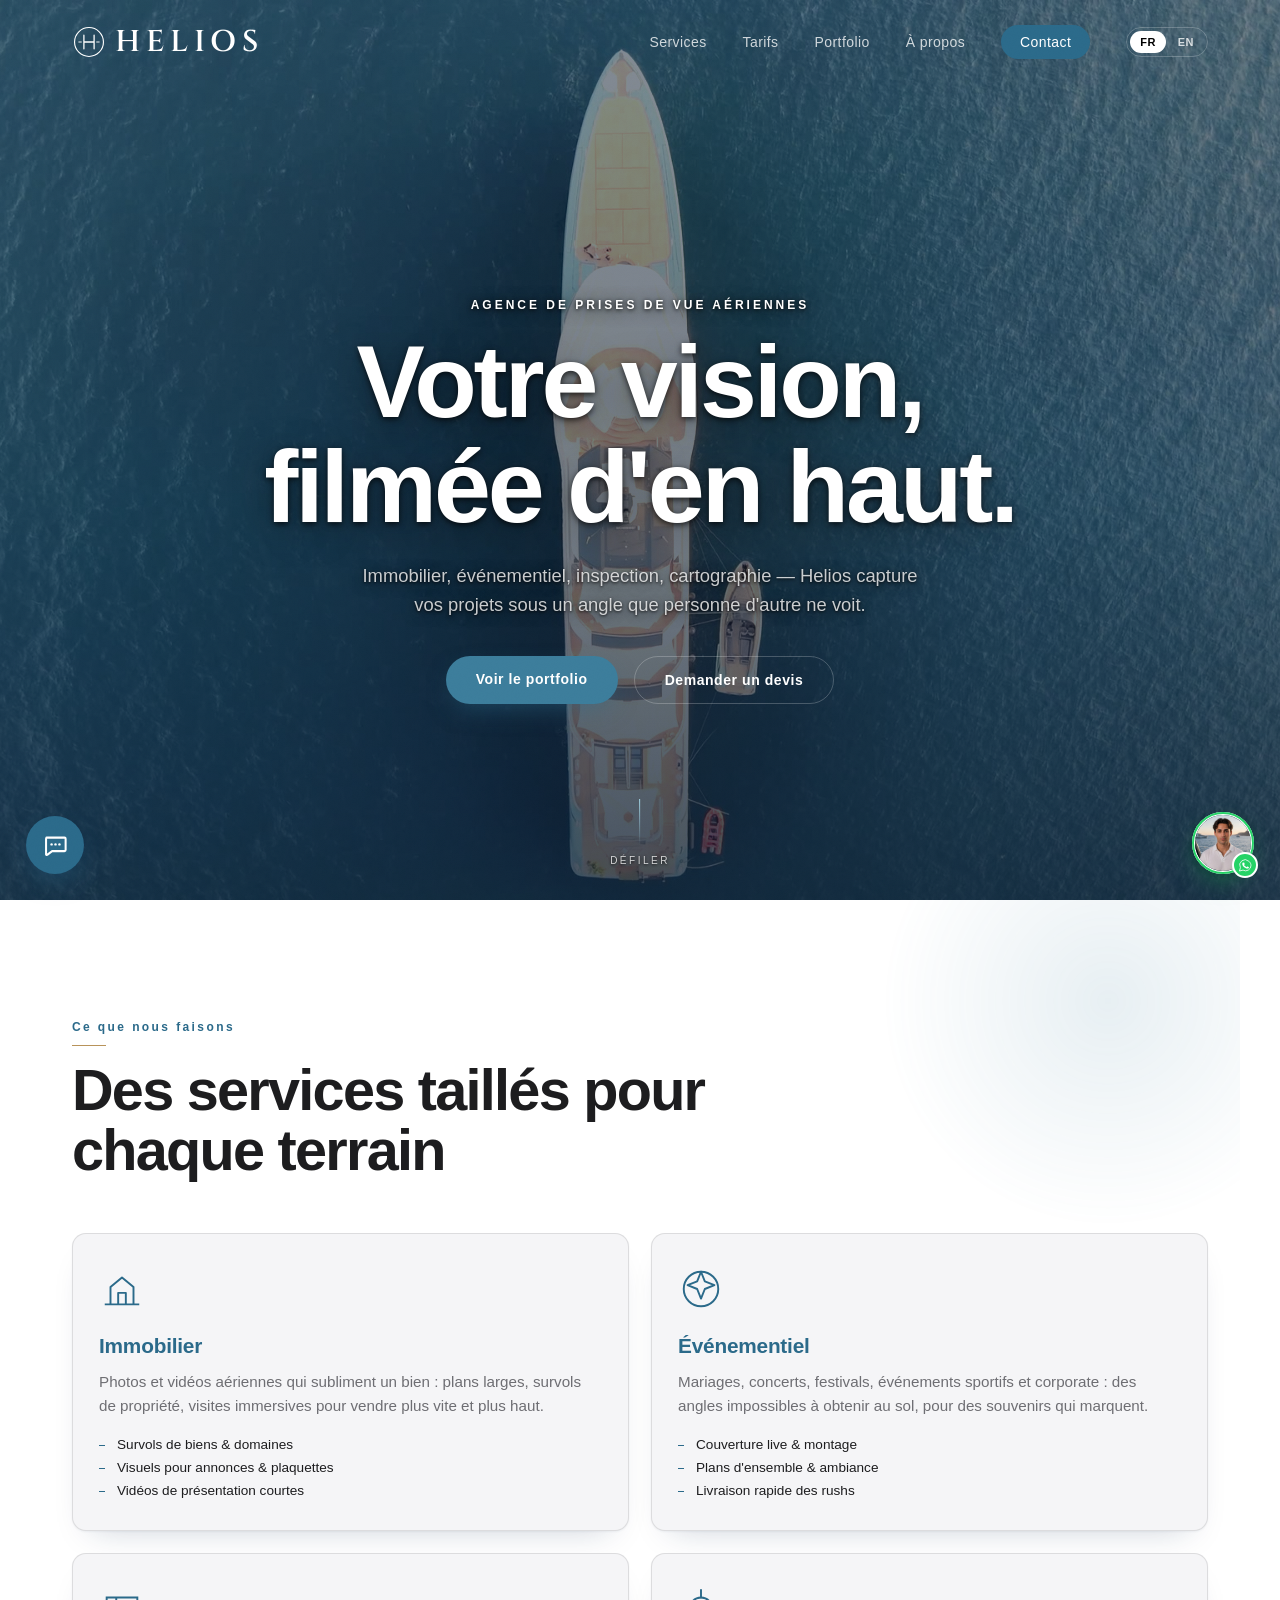
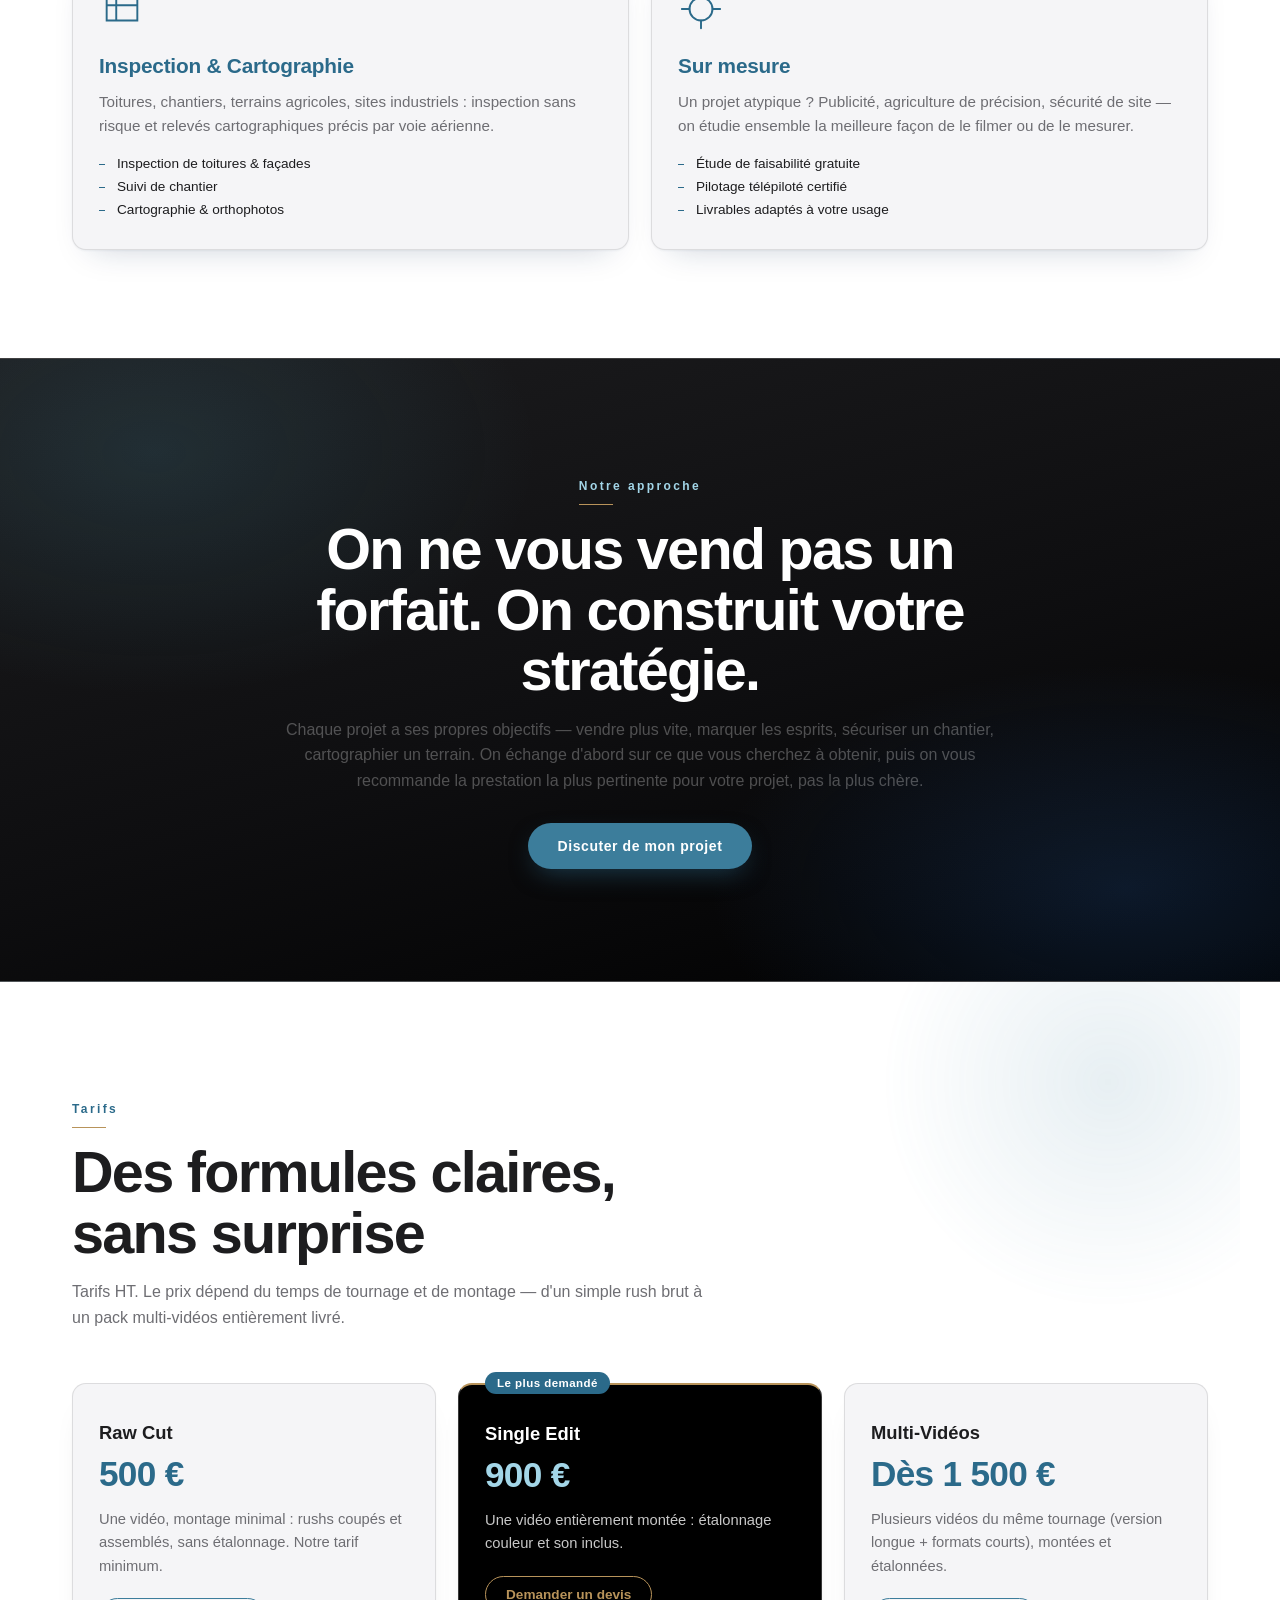
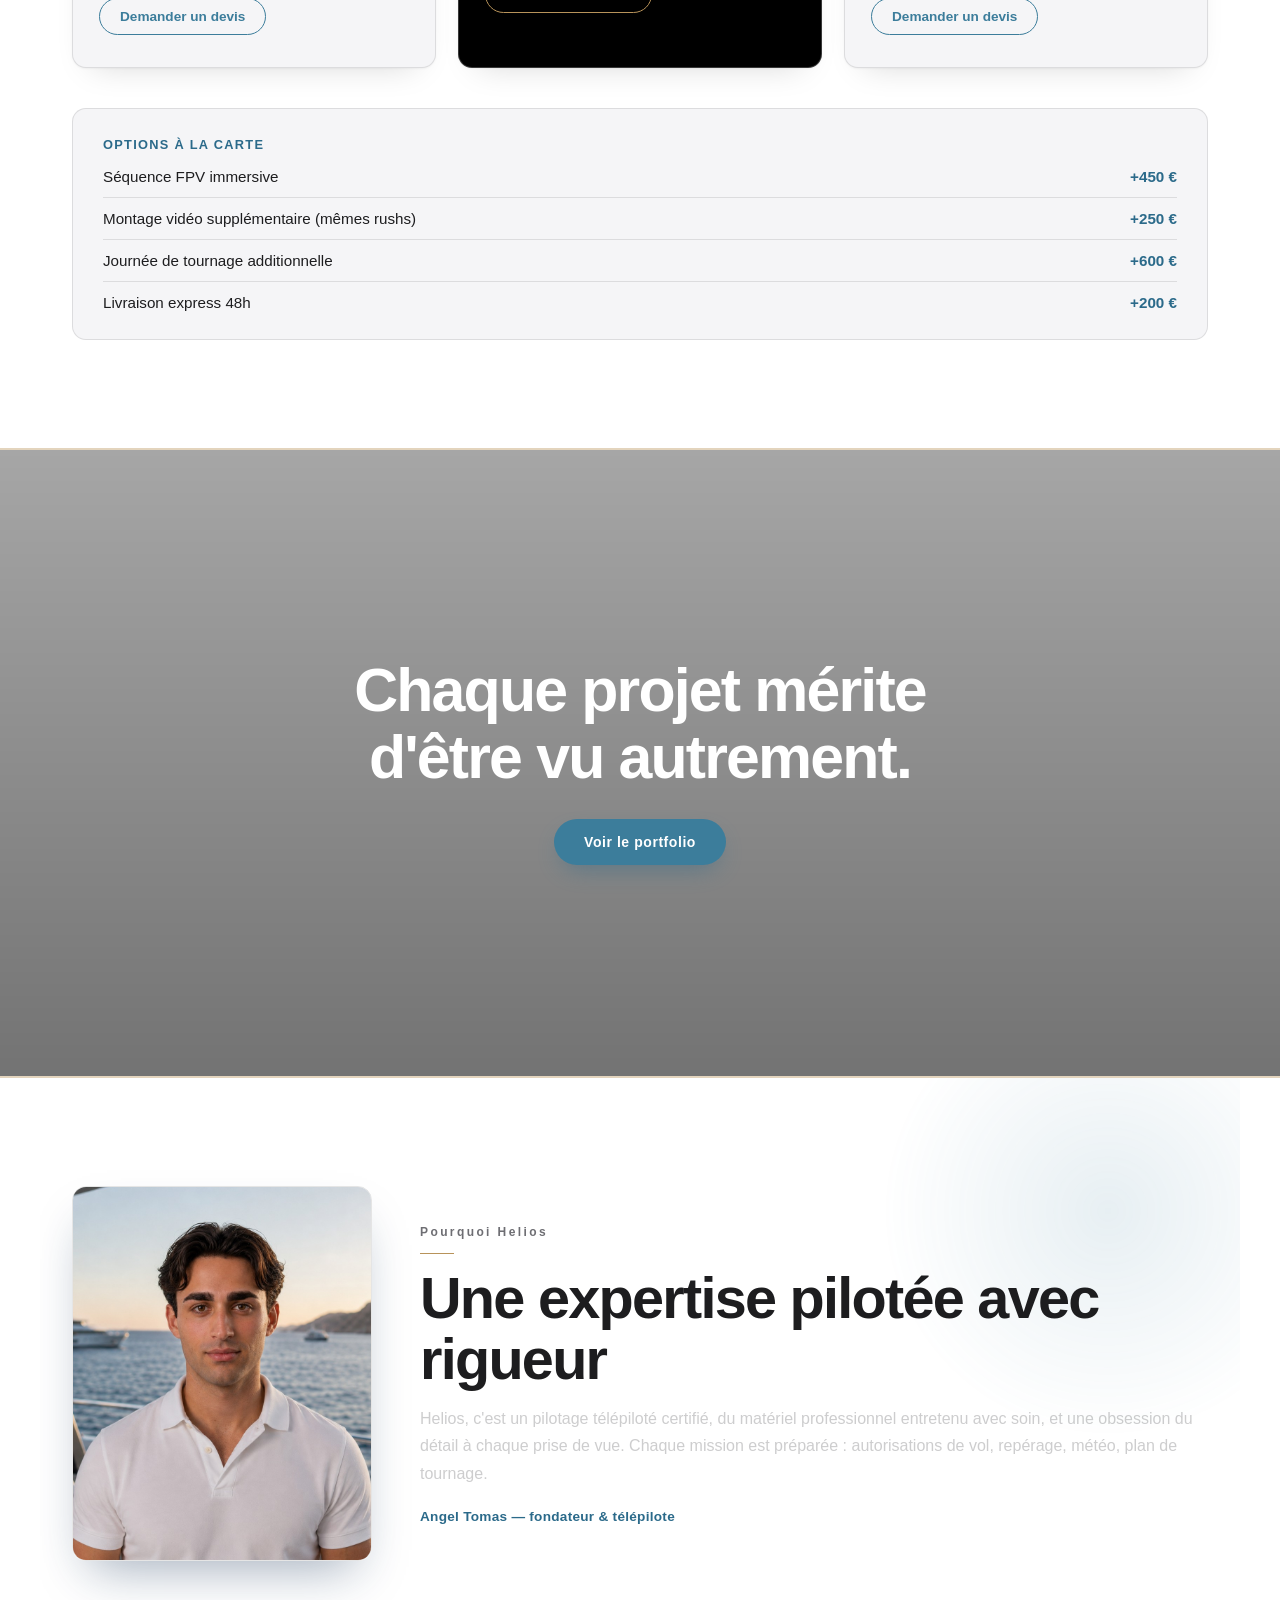
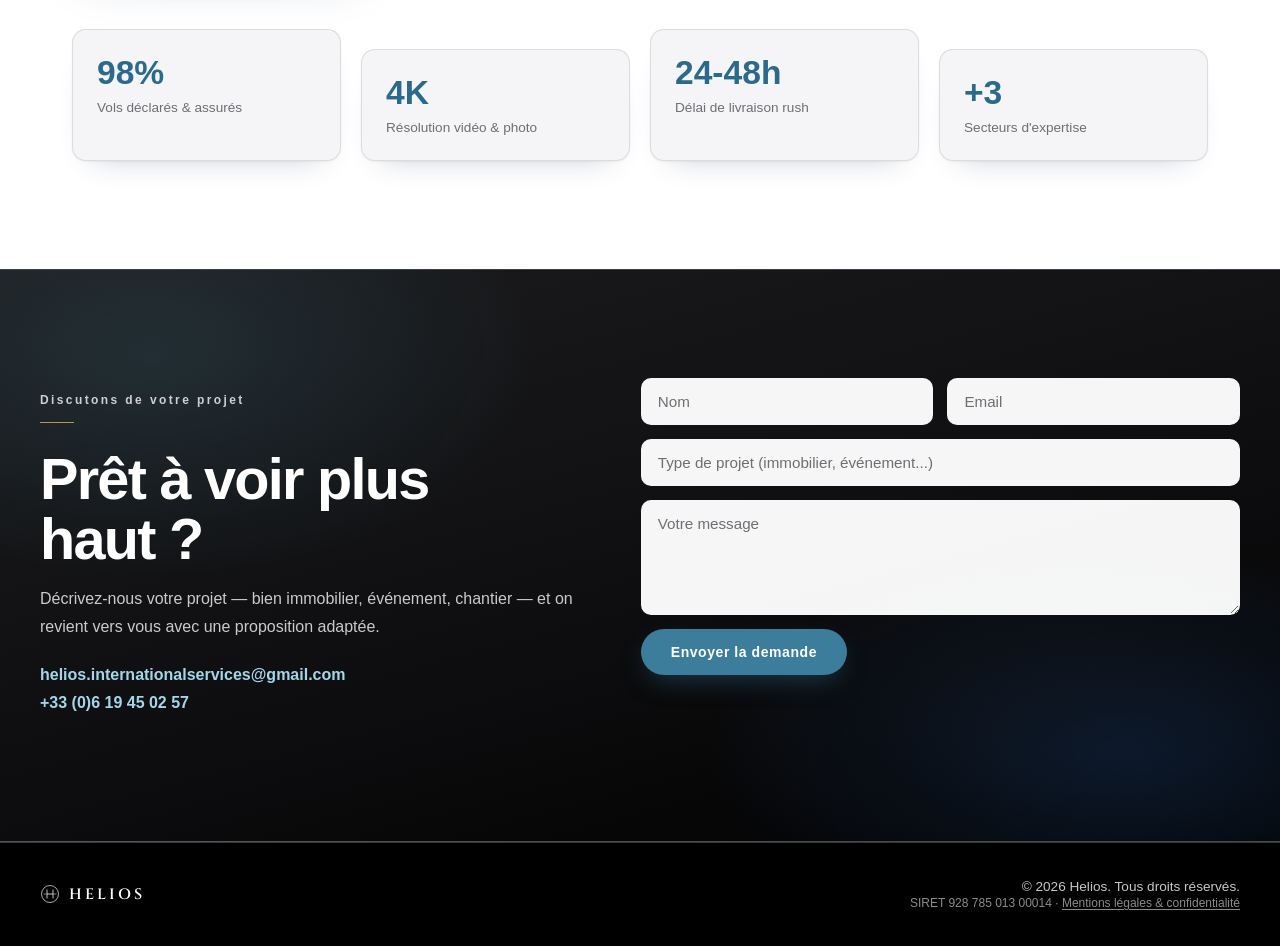
<file: index.html>
<!DOCTYPE html>
<html lang="fr">
<head>
<meta charset="UTF-8">
<meta name="viewport" content="width=device-width, initial-scale=1.0">
<title id="page-title">Helios — Vision aérienne</title>
<meta id="page-description" name="description" content="Helios : prises de vue aériennes pour l'immobilier, l'événementiel, l'inspection et la cartographie.">
<link rel="icon" type="image/svg+xml" href="assets/img/favicon.svg">
<link rel="preconnect" href="https://fonts.googleapis.com">
<link rel="preconnect" href="https://fonts.gstatic.com" crossorigin>
<link href="https://fonts.googleapis.com/css2?family=Cinzel:wght@500;600;700&display=swap" rel="stylesheet">
<link rel="stylesheet" href="css/style.css?v=13">
</head>
<body>

<div class="scroll-progress" id="scroll-progress"></div>
<div class="grain"></div>

<nav id="navbar">
  <div class="nav-inner">
    <a href="#home" class="logo">
      <svg class="logo-mark" viewBox="0 0 40 40" fill="none"><circle cx="20" cy="20" r="17" stroke="currentColor" stroke-width="1.3"/><path d="M14 12v16M26 12v16M14 20h12" stroke="currentColor" stroke-width="1.5" stroke-linecap="round"/><path d="M11 20h-3M32 20h-3" stroke="currentColor" stroke-width="1.1" stroke-linecap="round"/></svg>
      HELIOS
    </a>
    <button id="nav-toggle" aria-label="Ouvrir le menu" data-en-aria="Open menu">
      <span></span><span></span><span></span>
    </button>
    <ul id="nav-links">
      <li><a href="#services" data-en="Services">Services</a></li>
      <li><a href="#tarifs" data-en="Pricing">Tarifs</a></li>
      <li><a href="portfolio.html" data-en="Portfolio">Portfolio</a></li>
      <li><a href="#about" data-en="About">À propos</a></li>
      <li><a href="#contact" class="nav-cta" data-en="Contact">Contact</a></li>
      <li class="lang-switch" role="group" aria-label="Choisir la langue / Choose language">
        <button type="button" class="lang-btn active" data-lang="fr">FR</button>
        <button type="button" class="lang-btn" data-lang="en">EN</button>
      </li>
    </ul>
  </div>
</nav>

<header id="home" class="hero">
  <div class="hero-bg" id="hero-bg">
    <canvas class="hero-canvas" id="hero-canvas"></canvas>
  </div>
  <div class="hero-overlay"></div>
  <div class="hero-content">
    <p class="hero-kicker reveal" data-en="AERIAL FILMING AGENCY">AGENCE DE PRISES DE VUE AÉRIENNES</p>
    <h1 class="reveal" data-en="Your vision,<br>filmed from above.">Votre vision,<br>filmée d'en haut.</h1>
    <p class="hero-sub reveal" data-en="Real estate, events, inspection, mapping — Helios captures your projects from an angle no one else can see.">Immobilier, événementiel, inspection, cartographie —
      Helios capture vos projets sous un angle que personne d'autre ne voit.</p>
    <div class="hero-actions reveal">
      <a href="portfolio.html" class="btn btn-primary" data-en="View portfolio">Voir le portfolio</a>
      <a href="#contact" class="btn btn-ghost" id="quote-cta" data-en="Request a quote">Demander un devis</a>
    </div>
  </div>
  <a href="#services" class="scroll-cue" aria-label="Défiler" data-en-aria="Scroll">
    <span class="scroll-line"></span>
    <span class="scroll-text" data-en="SCROLL">DÉFILER</span>
  </a>
</header>

<main>

  <section id="services" class="section">
    <div class="section-head reveal">
      <p class="eyebrow" data-en="What we do">Ce que nous faisons</p>
      <h2 data-en="Services built for every terrain">Des services taillés pour chaque terrain</h2>
    </div>

    <div class="services-grid">

      <article class="service-card reveal">
        <div class="service-icon">
          <svg viewBox="0 0 48 48" fill="none"><path d="M6 40h36M12 40V22l12-10 12 10v18M20 40V28h8v12" stroke="currentColor" stroke-width="2" stroke-linejoin="round"/></svg>
        </div>
        <h3 data-en="Real Estate">Immobilier</h3>
        <p data-en="Aerial photos and videos that showcase a property: wide shots, property flyovers, immersive walkthroughs to sell faster and higher.">Photos et vidéos aériennes qui subliment un bien : plans larges, survols de propriété,
          visites immersives pour vendre plus vite et plus haut.</p>
        <ul class="service-list">
          <li data-en="Property &amp; estate flyovers">Survols de biens &amp; domaines</li>
          <li data-en="Visuals for listings &amp; brochures">Visuels pour annonces &amp; plaquettes</li>
          <li data-en="Short presentation videos">Vidéos de présentation courtes</li>
        </ul>
      </article>

      <article class="service-card reveal">
        <div class="service-icon">
          <svg viewBox="0 0 48 48" fill="none"><path d="M24 6l4 10 10 4-10 4-4 10-4-10-10-4 10-4z" stroke="currentColor" stroke-width="2" stroke-linejoin="round"/><circle cx="24" cy="24" r="18" stroke="currentColor" stroke-width="2"/></svg>
        </div>
        <h3 data-en="Events">Événementiel</h3>
        <p data-en="Weddings, concerts, festivals, sporting and corporate events: angles impossible to get from the ground, for memories that last.">Mariages, concerts, festivals, événements sportifs et corporate : des angles impossibles
          à obtenir au sol, pour des souvenirs qui marquent.</p>
        <ul class="service-list">
          <li data-en="Live coverage &amp; editing">Couverture live &amp; montage</li>
          <li data-en="Wide shots &amp; atmosphere">Plans d'ensemble &amp; ambiance</li>
          <li data-en="Fast footage delivery">Livraison rapide des rushs</li>
        </ul>
      </article>

      <article class="service-card reveal">
        <div class="service-icon">
          <svg viewBox="0 0 48 48" fill="none"><path d="M8 12h32v24H8z" stroke="currentColor" stroke-width="2"/><path d="M8 20h32M18 12v24" stroke="currentColor" stroke-width="2"/></svg>
        </div>
        <h3 data-en="Inspection &amp; Mapping">Inspection &amp; Cartographie</h3>
        <p data-en="Roofs, construction sites, farmland, industrial sites: risk-free inspection and precise aerial mapping surveys.">Toitures, chantiers, terrains agricoles, sites industriels : inspection sans risque
          et relevés cartographiques précis par voie aérienne.</p>
        <ul class="service-list">
          <li data-en="Roof &amp; façade inspection">Inspection de toitures &amp; façades</li>
          <li data-en="Construction site monitoring">Suivi de chantier</li>
          <li data-en="Mapping &amp; orthophotos">Cartographie &amp; orthophotos</li>
        </ul>
      </article>

      <article class="service-card reveal">
        <div class="service-icon">
          <svg viewBox="0 0 48 48" fill="none"><path d="M24 4v8M24 36v8M4 24h8M36 24h8" stroke="currentColor" stroke-width="2" stroke-linecap="round"/><circle cx="24" cy="24" r="12" stroke="currentColor" stroke-width="2"/></svg>
        </div>
        <h3 data-en="Custom">Sur mesure</h3>
        <p data-en="An unusual project? Advertising, precision agriculture, site security — we'll work out together the best way to film or measure it.">Un projet atypique ? Publicité, agriculture de précision, sécurité de site — on étudie
          ensemble la meilleure façon de le filmer ou de le mesurer.</p>
        <ul class="service-list">
          <li data-en="Free feasibility study">Étude de faisabilité gratuite</li>
          <li data-en="Certified drone piloting">Pilotage télépiloté certifié</li>
          <li data-en="Deliverables tailored to your needs">Livrables adaptés à votre usage</li>
        </ul>
      </article>

    </div>
  </section>

  <section id="approche" class="section section-dark">
    <div class="approach-block reveal">
      <p class="eyebrow" data-en="Our approach">Notre approche</p>
      <h2 data-en="We don't sell you a package. We build your strategy.">On ne vous vend pas un forfait. On construit votre stratégie.</h2>
      <p class="section-sub fade-reveal-text" data-en="Every project has its own goals — sell faster, make an impression, secure a site, map a plot of land. We start by talking through what you're trying to achieve, then recommend the service that actually fits your project, not the most expensive one.">Chaque projet a ses propres objectifs — vendre plus vite, marquer les esprits,
        sécuriser un chantier, cartographier un terrain. On échange d'abord sur ce que vous
        cherchez à obtenir, puis on vous recommande la prestation la plus pertinente pour
        votre projet, pas la plus chère.</p>
      <a href="#contact" class="btn btn-primary" data-en="Discuss my project">Discuter de mon projet</a>
    </div>
  </section>

  <section id="tarifs" class="section">
    <div class="section-head reveal">
      <p class="eyebrow" data-en="Pricing">Tarifs</p>
      <h2 data-en="Clear packages, no surprises">Des formules claires, sans surprise</h2>
      <p class="section-sub" data-en="Prices excl. VAT. Cost depends on filming and editing time — from a simple raw cut to a fully delivered multi-video package.">Tarifs HT. Le prix dépend du temps de tournage et de montage —
        d'un simple rush brut à un pack multi-vidéos entièrement livré.</p>
    </div>

    <div class="pricing-grid">
      <article class="pricing-card reveal">
        <h3>Raw Cut</h3>
        <p class="pricing-price">500&nbsp;€</p>
        <p class="pricing-desc" data-en="One video, minimal editing: footage trimmed and assembled, no color grading. Our minimum rate.">Une vidéo, montage minimal : rushs coupés et assemblés, sans
          étalonnage. Notre tarif minimum.</p>
        <button type="button" class="pricing-cta" data-package="Raw Cut (500€)" data-en="Request a quote">Demander un devis</button>
      </article>

      <article class="pricing-card pricing-card-featured reveal">
        <span class="pricing-badge" data-en="Most popular">Le plus demandé</span>
        <h3>Single Edit</h3>
        <p class="pricing-price">900&nbsp;€</p>
        <p class="pricing-desc" data-en="One fully edited video: color grading and sound included.">Une vidéo entièrement montée : étalonnage couleur et son
          inclus.</p>
        <button type="button" class="pricing-cta" data-package="Single Edit (900€)" data-en="Request a quote">Demander un devis</button>
      </article>

      <article class="pricing-card reveal">
        <h3 data-en="Multi-Video Package">Multi-Vidéos</h3>
        <p class="pricing-price" data-en="From €1,500">Dès 1&nbsp;500&nbsp;€</p>
        <p class="pricing-desc" data-en="Several videos from the same shoot (long version + short cuts), edited and color graded.">Plusieurs vidéos du même tournage (version longue + formats
          courts), montées et étalonnées.</p>
        <button type="button" class="pricing-cta" data-package="Multi-Vidéos (dès 1500€)" data-en="Request a quote">Demander un devis</button>
      </article>
    </div>

    <div class="pricing-addons reveal">
      <p class="pricing-addons-title" data-en="Add-on options">Options à la carte</p>
      <ul class="pricing-addons-list">
        <li><span data-en="Immersive FPV sequence">Séquence FPV immersive</span><span>+450&nbsp;€</span></li>
        <li><span data-en="Extra video edit (same footage)">Montage vidéo supplémentaire (mêmes rushs)</span><span>+250&nbsp;€</span></li>
        <li><span data-en="Additional filming day">Journée de tournage additionnelle</span><span>+600&nbsp;€</span></li>
        <li><span data-en="48h express delivery">Livraison express 48h</span><span>+200&nbsp;€</span></li>
      </ul>
    </div>
  </section>

  <section class="section-feature">
    <div class="section-feature-bg" style="background-image:url('https://images.pexels.com/photos/6942523/pexels-photo-6942523.jpeg?auto=compress&amp;cs=tinysrgb&amp;w=1920')"></div>
    <div class="section-feature-overlay"></div>
    <div class="section-feature-content reveal">
      <h2 data-en="Every project deserves to be seen differently.">Chaque projet mérite d'être vu autrement.</h2>
      <a href="portfolio.html" class="btn btn-primary" data-en="View portfolio" style="margin-top:28px;">Voir le portfolio</a>
    </div>
  </section>

  <section id="about" class="section">
    <div class="about-bio">
      <div class="about-photo reveal">
        <img src="assets/img/founder.jpg" alt="Fondateur d'Helios, pilote télépiloté certifié" data-en-alt="Helios founder, certified drone pilot">
      </div>
      <div class="about-text reveal">
        <p class="eyebrow" data-en="Why Helios">Pourquoi Helios</p>
        <h2 data-en="Expertise flown with rigor">Une expertise pilotée avec rigueur</h2>
        <p class="fade-reveal-text" data-en="Helios means certified drone piloting, professional equipment maintained with care, and an obsession with detail on every shot. Every mission is prepared: flight authorizations, location scouting, weather, shot planning.">Helios, c'est un pilotage télépiloté certifié, du matériel professionnel entretenu
          avec soin, et une obsession du détail à chaque prise de vue. Chaque mission est préparée :
          autorisations de vol, repérage, météo, plan de tournage.</p>
        <p class="about-signature" data-en="Angel Tomas — Founder &amp; Drone Pilot">Angel Tomas — fondateur &amp; télépilote</p>
      </div>
    </div>
    <div class="stats reveal">
      <div class="stat">
        <span class="stat-num" data-count-to="100" data-suffix="%">0%</span>
        <span class="stat-label" data-en="Flights declared &amp; insured">Vols déclarés &amp; assurés</span>
      </div>
      <div class="stat">
        <span class="stat-num">4K</span>
        <span class="stat-label" data-en="Video &amp; photo resolution">Résolution vidéo &amp; photo</span>
      </div>
      <div class="stat">
        <span class="stat-num">24-48h</span>
        <span class="stat-label" data-en="Rush delivery time">Délai de livraison rush</span>
      </div>
      <div class="stat">
        <span class="stat-num" data-count-to="3" data-prefix="+">+0</span>
        <span class="stat-label" data-en="Sectors of expertise">Secteurs d'expertise</span>
      </div>
    </div>
  </section>

  <section id="contact" class="section section-dark">
    <div class="contact-grid">
      <div class="contact-text reveal">
        <p class="eyebrow" data-en="Let's talk about your project">Discutons de votre projet</p>
        <h2 data-en="Ready to see higher?">Prêt à voir plus haut&nbsp;?</h2>
        <p data-en="Tell us about your project — property, event, construction site — and we'll get back to you with a tailored proposal.">Décrivez-nous votre projet — bien immobilier, événement, chantier — et on revient vers
          vous avec une proposition adaptée.</p>
        <div class="contact-info">
          <a href="mailto:helios.internationalservices@gmail.com">helios.internationalservices@gmail.com</a>
          <a href="tel:+33619450257">+33 (0)6 19 45 02 57</a>
        </div>
      </div>
      <form class="contact-form reveal" id="contact-form">
        <input type="hidden" name="access_key" value="2c8ecf54-2ac2-48e6-8aa3-3c01c5222ea6">
        <input type="hidden" name="subject" value="Nouvelle demande de contact — Site Helios">
        <input type="hidden" name="from_name" value="Site Helios">
        <div class="form-row">
          <input type="text" name="name" placeholder="Nom" data-en-placeholder="Name" required>
          <input type="email" name="email" placeholder="Email" data-en-placeholder="Email" required>
        </div>
        <input type="text" name="project_type" placeholder="Type de projet (immobilier, événement...)" data-en-placeholder="Project type (real estate, event...)">
        <textarea name="message" rows="5" placeholder="Votre message" data-en-placeholder="Your message" required></textarea>
        <button type="submit" class="btn btn-primary" data-en="Send request">Envoyer la demande</button>
        <p class="form-note" id="form-note"></p>
      </form>
    </div>
  </section>

</main>

<footer class="footer">
  <div class="footer-inner">
    <span class="logo">
      <svg class="logo-mark" viewBox="0 0 40 40" fill="none"><circle cx="20" cy="20" r="17" stroke="currentColor" stroke-width="1.3"/><path d="M14 12v16M26 12v16M14 20h12" stroke="currentColor" stroke-width="1.5" stroke-linecap="round"/><path d="M11 20h-3M32 20h-3" stroke="currentColor" stroke-width="1.1" stroke-linecap="round"/></svg>
      HELIOS
    </span>
    <div class="footer-legal-group">
      <p>&copy; <span id="year"></span> Helios. <span data-en="All rights reserved.">Tous droits réservés.</span></p>
      <p class="footer-legal">SIRET 928 785 013 00014 · <a href="mentions-legales.html" data-en="Legal notice &amp; privacy">Mentions légales &amp; confidentialité</a></p>
    </div>
  </div>
</footer>

<div class="lightbox" id="lightbox">
  <button class="lightbox-close" id="lightbox-close" aria-label="Fermer" data-en-aria="Close">&times;</button>
  <div class="lightbox-content">
    <span class="gallery-placeholder" data-en="Video coming soon">Vidéo à venir</span>
  </div>
</div>

<div class="modal-overlay" id="quote-modal">
  <div class="modal-card">
    <button type="button" class="modal-close" id="quote-modal-close" aria-label="Fermer" data-en-aria="Close">&times;</button>
    <p class="eyebrow" data-en="Quick request">Demande rapide</p>
    <h3 data-en="Tell us about your project">Parlez-nous de votre projet</h3>
    <p class="modal-sub" data-en="A couple of lines is enough — we'll get back to you fast, by email or WhatsApp.">Quelques lignes suffisent — on revient vers vous rapidement, par email ou WhatsApp.</p>
    <form class="contact-form" id="quote-form">
      <input type="hidden" name="access_key" value="2c8ecf54-2ac2-48e6-8aa3-3c01c5222ea6">
      <input type="hidden" name="subject" value="Nouvelle demande de devis rapide — Site Helios">
      <input type="hidden" name="from_name" value="Site Helios">
      <div class="form-row">
        <input type="text" name="name" placeholder="Nom" data-en-placeholder="Name" required>
        <input type="email" name="email" placeholder="Email" data-en-placeholder="Email" required>
      </div>
      <textarea name="message" rows="3" placeholder="Votre projet en quelques mots : type, lieu, date..." data-en-placeholder="Your project in a few words: type, location, date..." required></textarea>
      <button type="submit" class="btn btn-primary" data-en="Send">Envoyer</button>
      <p class="form-note" id="quote-form-note"></p>
    </form>
    <a href="https://wa.me/33619450257" target="_blank" rel="noopener" class="modal-whatsapp-link" data-en="Or message us directly on WhatsApp">Ou écrivez-nous directement sur WhatsApp</a>
  </div>
</div>

<a href="https://wa.me/33619450257" target="_blank" rel="noopener" class="whatsapp-fab" aria-label="Discuter sur WhatsApp" data-en-aria="Chat on WhatsApp">
  <span class="whatsapp-fab-ring"></span>
  <img src="assets/img/contact-avatar.jpg" alt="" class="whatsapp-fab-avatar">
  <span class="whatsapp-fab-badge">
    <svg viewBox="0 0 32 32" fill="none" aria-hidden="true">
      <path d="M23.5 8.5a10.6 10.6 0 0 0-16.7 12.7L5 28l7-1.8a10.6 10.6 0 0 0 15.9-9.2c0-2.8-1.1-5.5-3.1-7.5a10.6 10.6 0 0 0-1.3-1z" stroke="currentColor" stroke-width="1.6" stroke-linejoin="round"/>
      <path d="M12.2 11.6c.3-.6.6-.6.9-.6h.7c.2 0 .5 0 .7.5s.9 2.1.9 2.3.1.4 0 .6a2 2 0 0 1-.4.6l-.5.6c-.2.2-.3.4-.1.7.2.3 1 1.5 2.1 2.4 1.4 1.2 2.1 1.4 2.4 1.6.3.2.5.1.6-.1l1-1.1c.2-.3.5-.2.7-.1l2 1c.2.1.4.2.4.4.1.6.1 1.2-.2 1.6-.3.5-1.5 1.2-2.7 1.2-1.2 0-2.7-.4-4.6-1.6-2.4-1.5-4-3.7-4.4-4.3-.4-.6-1.2-1.8-1.2-3.4 0-1.6.9-2.4 1.2-2.7z" fill="currentColor"/>
    </svg>
  </span>
  <span class="whatsapp-fab-label" data-en="Chat on WhatsApp">Discuter sur WhatsApp</span>
</a>

<div class="chat-widget">
  <button class="chat-fab" id="chat-toggle" aria-label="Questions sur nos tarifs" data-en-aria="Questions about our pricing">
    <svg viewBox="0 0 24 24" fill="none" class="chat-fab-icon-open" aria-hidden="true">
      <path d="M4 5h16a1 1 0 0 1 1 1v10a1 1 0 0 1-1 1H9l-4.4 3.3A.6.6 0 0 1 3.6 20V6a1 1 0 0 1 1-1z" stroke="currentColor" stroke-width="1.8" stroke-linejoin="round"/>
      <circle cx="8.5" cy="11" r="1.1" fill="currentColor"/>
      <circle cx="12" cy="11" r="1.1" fill="currentColor"/>
      <circle cx="15.5" cy="11" r="1.1" fill="currentColor"/>
    </svg>
    <svg viewBox="0 0 24 24" fill="none" class="chat-fab-icon-close" aria-hidden="true">
      <path d="M6 6l12 12M18 6L6 18" stroke="currentColor" stroke-width="2" stroke-linecap="round"/>
    </svg>
  </button>

  <div class="chat-panel" id="chat-panel">
    <div class="chat-panel-header">
      <span class="chat-panel-title" data-en="Helios Assistant — Pricing">Assistant Helios — Tarifs</span>
      <span class="chat-panel-sub" data-en="Automated replies, not a human agent">Réponses automatiques, pas un humain</span>
    </div>
    <div class="chat-messages" id="chat-messages"></div>
    <div class="chat-quick-replies" id="chat-quick-replies"></div>
  </div>
</div>

<script src="js/main.js?v=16"></script>
</body>
</html>
</file>
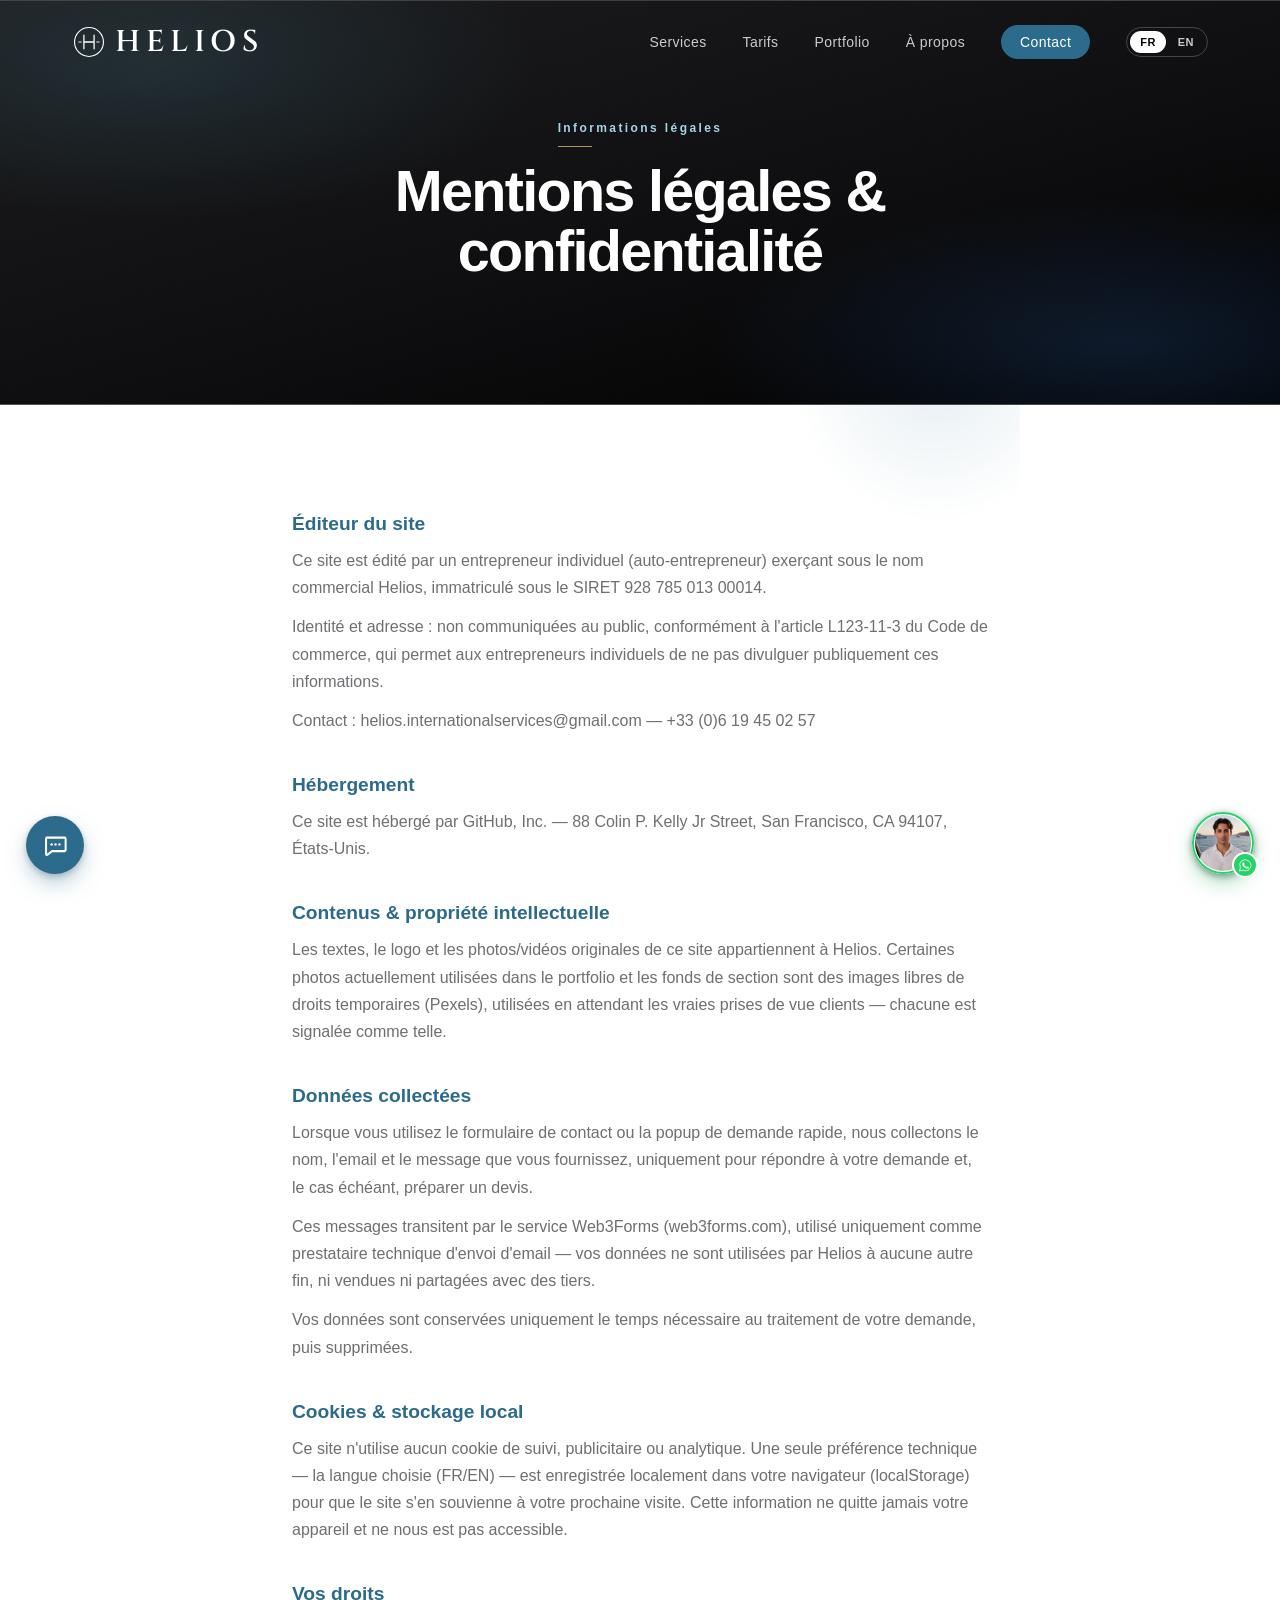
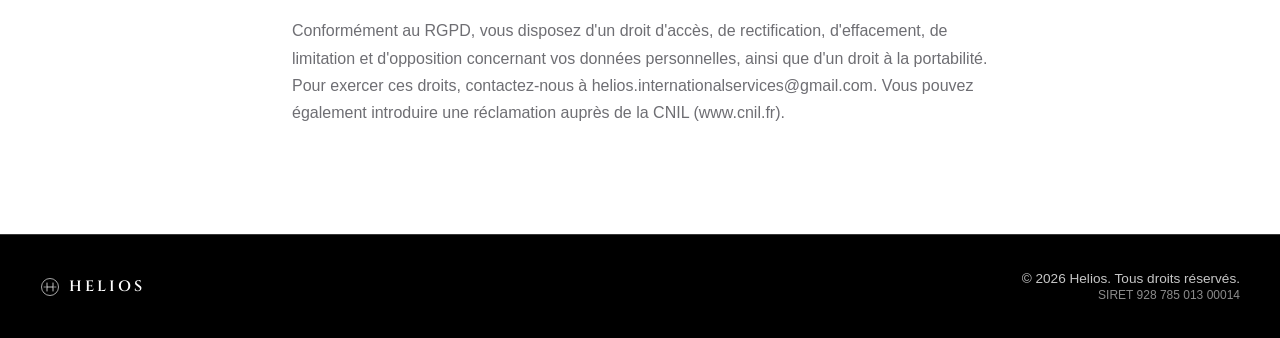
<file: mentions-legales.html>
<!DOCTYPE html>
<html lang="fr">
<head>
<meta charset="UTF-8">
<meta name="viewport" content="width=device-width, initial-scale=1.0">
<title id="page-title">Mentions légales — Helios</title>
<meta id="page-description" name="description" content="Helios : mentions légales et politique de confidentialité (RGPD).">
<link rel="icon" type="image/svg+xml" href="assets/img/favicon.svg">
<link rel="preconnect" href="https://fonts.googleapis.com">
<link rel="preconnect" href="https://fonts.gstatic.com" crossorigin>
<link href="https://fonts.googleapis.com/css2?family=Cinzel:wght@500;600;700&display=swap" rel="stylesheet">
<link rel="stylesheet" href="css/style.css?v=13">
</head>
<body>

<div class="scroll-progress" id="scroll-progress"></div>
<div class="grain"></div>

<nav id="navbar">
  <div class="nav-inner">
    <a href="index.html#home" class="logo">
      <svg class="logo-mark" viewBox="0 0 40 40" fill="none"><circle cx="20" cy="20" r="17" stroke="currentColor" stroke-width="1.3"/><path d="M14 12v16M26 12v16M14 20h12" stroke="currentColor" stroke-width="1.5" stroke-linecap="round"/><path d="M11 20h-3M32 20h-3" stroke="currentColor" stroke-width="1.1" stroke-linecap="round"/></svg>
      HELIOS
    </a>
    <button id="nav-toggle" aria-label="Ouvrir le menu" data-en-aria="Open menu">
      <span></span><span></span><span></span>
    </button>
    <ul id="nav-links">
      <li><a href="index.html#services" data-en="Services">Services</a></li>
      <li><a href="index.html#tarifs" data-en="Pricing">Tarifs</a></li>
      <li><a href="portfolio.html" data-en="Portfolio">Portfolio</a></li>
      <li><a href="index.html#about" data-en="About">À propos</a></li>
      <li><a href="index.html#contact" class="nav-cta" data-en="Contact">Contact</a></li>
      <li class="lang-switch" role="group" aria-label="Choisir la langue / Choose language">
        <button type="button" class="lang-btn active" data-lang="fr">FR</button>
        <button type="button" class="lang-btn" data-lang="en">EN</button>
      </li>
    </ul>
  </div>
</nav>

<header class="section section-dark legal-header">
  <div class="section-head reveal">
    <p class="eyebrow" data-en="Legal">Informations légales</p>
    <h2 data-en="Legal notice &amp; privacy policy">Mentions légales &amp; confidentialité</h2>
  </div>
</header>

<main>
  <section class="section legal-content">

    <div class="legal-block reveal">
      <h3 data-en="Site publisher">Éditeur du site</h3>
      <p data-en="This site is published by a sole trader (auto-entrepreneur) operating under the trade name Helios, registered under SIRET 928 785 013 00014.">Ce site est édité par un entrepreneur individuel (auto-entrepreneur) exerçant sous le nom commercial Helios, immatriculé sous le SIRET 928 785 013 00014.</p>
      <p data-en="Identity and address: not publicly disclosed, in accordance with Article L123-11-3 of the French Commercial Code, which allows individual traders to keep this information private.">Identité et adresse : non communiquées au public, conformément à l'article L123-11-3 du Code de commerce, qui permet aux entrepreneurs individuels de ne pas divulguer publiquement ces informations.</p>
      <p data-en="Contact: helios.internationalservices@gmail.com — +33 (0)6 19 45 02 57">Contact : helios.internationalservices@gmail.com — +33&nbsp;(0)6&nbsp;19&nbsp;45&nbsp;02&nbsp;57</p>
    </div>

    <div class="legal-block reveal">
      <h3 data-en="Hosting">Hébergement</h3>
      <p data-en="This site is hosted by GitHub, Inc. — 88 Colin P. Kelly Jr Street, San Francisco, CA 94107, United States.">Ce site est hébergé par GitHub, Inc. — 88 Colin P. Kelly Jr Street, San Francisco, CA 94107, États-Unis.</p>
    </div>

    <div class="legal-block reveal">
      <h3 data-en="Content &amp; copyright">Contenus &amp; propriété intellectuelle</h3>
      <p data-en="Text, logo and original photos/videos on this site belong to Helios. Some photos currently used in the portfolio and background sections are temporary, royalty-free stock images (Pexels), used while real footage from client shoots is being produced — each is clearly marked accordingly.">Les textes, le logo et les photos/vidéos originales de ce site appartiennent à Helios. Certaines photos actuellement utilisées dans le portfolio et les fonds de section sont des images libres de droits temporaires (Pexels), utilisées en attendant les vraies prises de vue clients — chacune est signalée comme telle.</p>
    </div>

    <div class="legal-block reveal">
      <h3 data-en="Data we collect">Données collectées</h3>
      <p data-en="When you use the contact form or the quick-quote pop-up, we collect the name, email address and message you provide, solely to respond to your request and, where relevant, prepare a quote.">Lorsque vous utilisez le formulaire de contact ou la popup de demande rapide, nous collectons le nom, l'email et le message que vous fournissez, uniquement pour répondre à votre demande et, le cas échéant, préparer un devis.</p>
      <p data-en="These messages are transmitted through Web3Forms (web3forms.com), used purely as a technical email-delivery provider — your data is not used by Helios for any other purpose, and is not sold or shared with third parties.">Ces messages transitent par le service Web3Forms (web3forms.com), utilisé uniquement comme prestataire technique d'envoi d'email — vos données ne sont utilisées par Helios à aucune autre fin, ni vendues ni partagées avec des tiers.</p>
      <p data-en="Data is kept only for as long as necessary to handle your request, then deleted.">Vos données sont conservées uniquement le temps nécessaire au traitement de votre demande, puis supprimées.</p>
    </div>

    <div class="legal-block reveal">
      <h3 data-en="Cookies &amp; local storage">Cookies &amp; stockage local</h3>
      <p data-en="This site does not use any tracking, advertising or analytics cookies. A single technical preference — your chosen language (FR/EN) — is saved locally in your browser (localStorage) so the site remembers it on your next visit. This information never leaves your device and is not accessible to us.">Ce site n'utilise aucun cookie de suivi, publicitaire ou analytique. Une seule préférence technique — la langue choisie (FR/EN) — est enregistrée localement dans votre navigateur (localStorage) pour que le site s'en souvienne à votre prochaine visite. Cette information ne quitte jamais votre appareil et ne nous est pas accessible.</p>
    </div>

    <div class="legal-block reveal">
      <h3 data-en="Your rights">Vos droits</h3>
      <p data-en="Under the GDPR, you have the right to access, rectify, erase, restrict, and object to the processing of your personal data, as well as the right to data portability. To exercise these rights, contact us at helios.internationalservices@gmail.com. You may also lodge a complaint with the CNIL (www.cnil.fr).">Conformément au RGPD, vous disposez d'un droit d'accès, de rectification, d'effacement, de limitation et d'opposition concernant vos données personnelles, ainsi que d'un droit à la portabilité. Pour exercer ces droits, contactez-nous à helios.internationalservices@gmail.com. Vous pouvez également introduire une réclamation auprès de la CNIL (www.cnil.fr).</p>
    </div>

  </section>
</main>

<footer class="footer">
  <div class="footer-inner">
    <span class="logo">
      <svg class="logo-mark" viewBox="0 0 40 40" fill="none"><circle cx="20" cy="20" r="17" stroke="currentColor" stroke-width="1.3"/><path d="M14 12v16M26 12v16M14 20h12" stroke="currentColor" stroke-width="1.5" stroke-linecap="round"/><path d="M11 20h-3M32 20h-3" stroke="currentColor" stroke-width="1.1" stroke-linecap="round"/></svg>
      HELIOS
    </span>
    <div class="footer-legal-group">
      <p>&copy; <span id="year"></span> Helios. <span data-en="All rights reserved.">Tous droits réservés.</span></p>
      <p class="footer-legal">SIRET 928 785 013 00014</p>
    </div>
  </div>
</footer>

<div class="lightbox" id="lightbox">
  <button class="lightbox-close" id="lightbox-close" aria-label="Fermer" data-en-aria="Close">&times;</button>
  <div class="lightbox-content">
    <span class="gallery-placeholder" data-en="Video coming soon">Vidéo à venir</span>
  </div>
</div>

<a href="https://wa.me/33619450257" target="_blank" rel="noopener" class="whatsapp-fab" aria-label="Discuter sur WhatsApp" data-en-aria="Chat on WhatsApp">
  <span class="whatsapp-fab-ring"></span>
  <img src="assets/img/contact-avatar.jpg" alt="" class="whatsapp-fab-avatar">
  <span class="whatsapp-fab-badge">
    <svg viewBox="0 0 32 32" fill="none" aria-hidden="true">
      <path d="M23.5 8.5a10.6 10.6 0 0 0-16.7 12.7L5 28l7-1.8a10.6 10.6 0 0 0 15.9-9.2c0-2.8-1.1-5.5-3.1-7.5a10.6 10.6 0 0 0-1.3-1z" stroke="currentColor" stroke-width="1.6" stroke-linejoin="round"/>
      <path d="M12.2 11.6c.3-.6.6-.6.9-.6h.7c.2 0 .5 0 .7.5s.9 2.1.9 2.3.1.4 0 .6a2 2 0 0 1-.4.6l-.5.6c-.2.2-.3.4-.1.7.2.3 1 1.5 2.1 2.4 1.4 1.2 2.1 1.4 2.4 1.6.3.2.5.1.6-.1l1-1.1c.2-.3.5-.2.7-.1l2 1c.2.1.4.2.4.4.1.6.1 1.2-.2 1.6-.3.5-1.5 1.2-2.7 1.2-1.2 0-2.7-.4-4.6-1.6-2.4-1.5-4-3.7-4.4-4.3-.4-.6-1.2-1.8-1.2-3.4 0-1.6.9-2.4 1.2-2.7z" fill="currentColor"/>
    </svg>
  </span>
  <span class="whatsapp-fab-label" data-en="Chat on WhatsApp">Discuter sur WhatsApp</span>
</a>

<div class="chat-widget">
  <button class="chat-fab" id="chat-toggle" aria-label="Questions sur nos tarifs" data-en-aria="Questions about our pricing">
    <svg viewBox="0 0 24 24" fill="none" class="chat-fab-icon-open" aria-hidden="true">
      <path d="M4 5h16a1 1 0 0 1 1 1v10a1 1 0 0 1-1 1H9l-4.4 3.3A.6.6 0 0 1 3.6 20V6a1 1 0 0 1 1-1z" stroke="currentColor" stroke-width="1.8" stroke-linejoin="round"/>
      <circle cx="8.5" cy="11" r="1.1" fill="currentColor"/>
      <circle cx="12" cy="11" r="1.1" fill="currentColor"/>
      <circle cx="15.5" cy="11" r="1.1" fill="currentColor"/>
    </svg>
    <svg viewBox="0 0 24 24" fill="none" class="chat-fab-icon-close" aria-hidden="true">
      <path d="M6 6l12 12M18 6L6 18" stroke="currentColor" stroke-width="2" stroke-linecap="round"/>
    </svg>
  </button>

  <div class="chat-panel" id="chat-panel">
    <div class="chat-panel-header">
      <span class="chat-panel-title" data-en="Helios Assistant — Pricing">Assistant Helios — Tarifs</span>
      <span class="chat-panel-sub" data-en="Automated replies, not a human agent">Réponses automatiques, pas un humain</span>
    </div>
    <div class="chat-messages" id="chat-messages"></div>
    <div class="chat-quick-replies" id="chat-quick-replies"></div>
  </div>
</div>

<script src="js/main.js?v=16"></script>
</body>
</html>
</file>
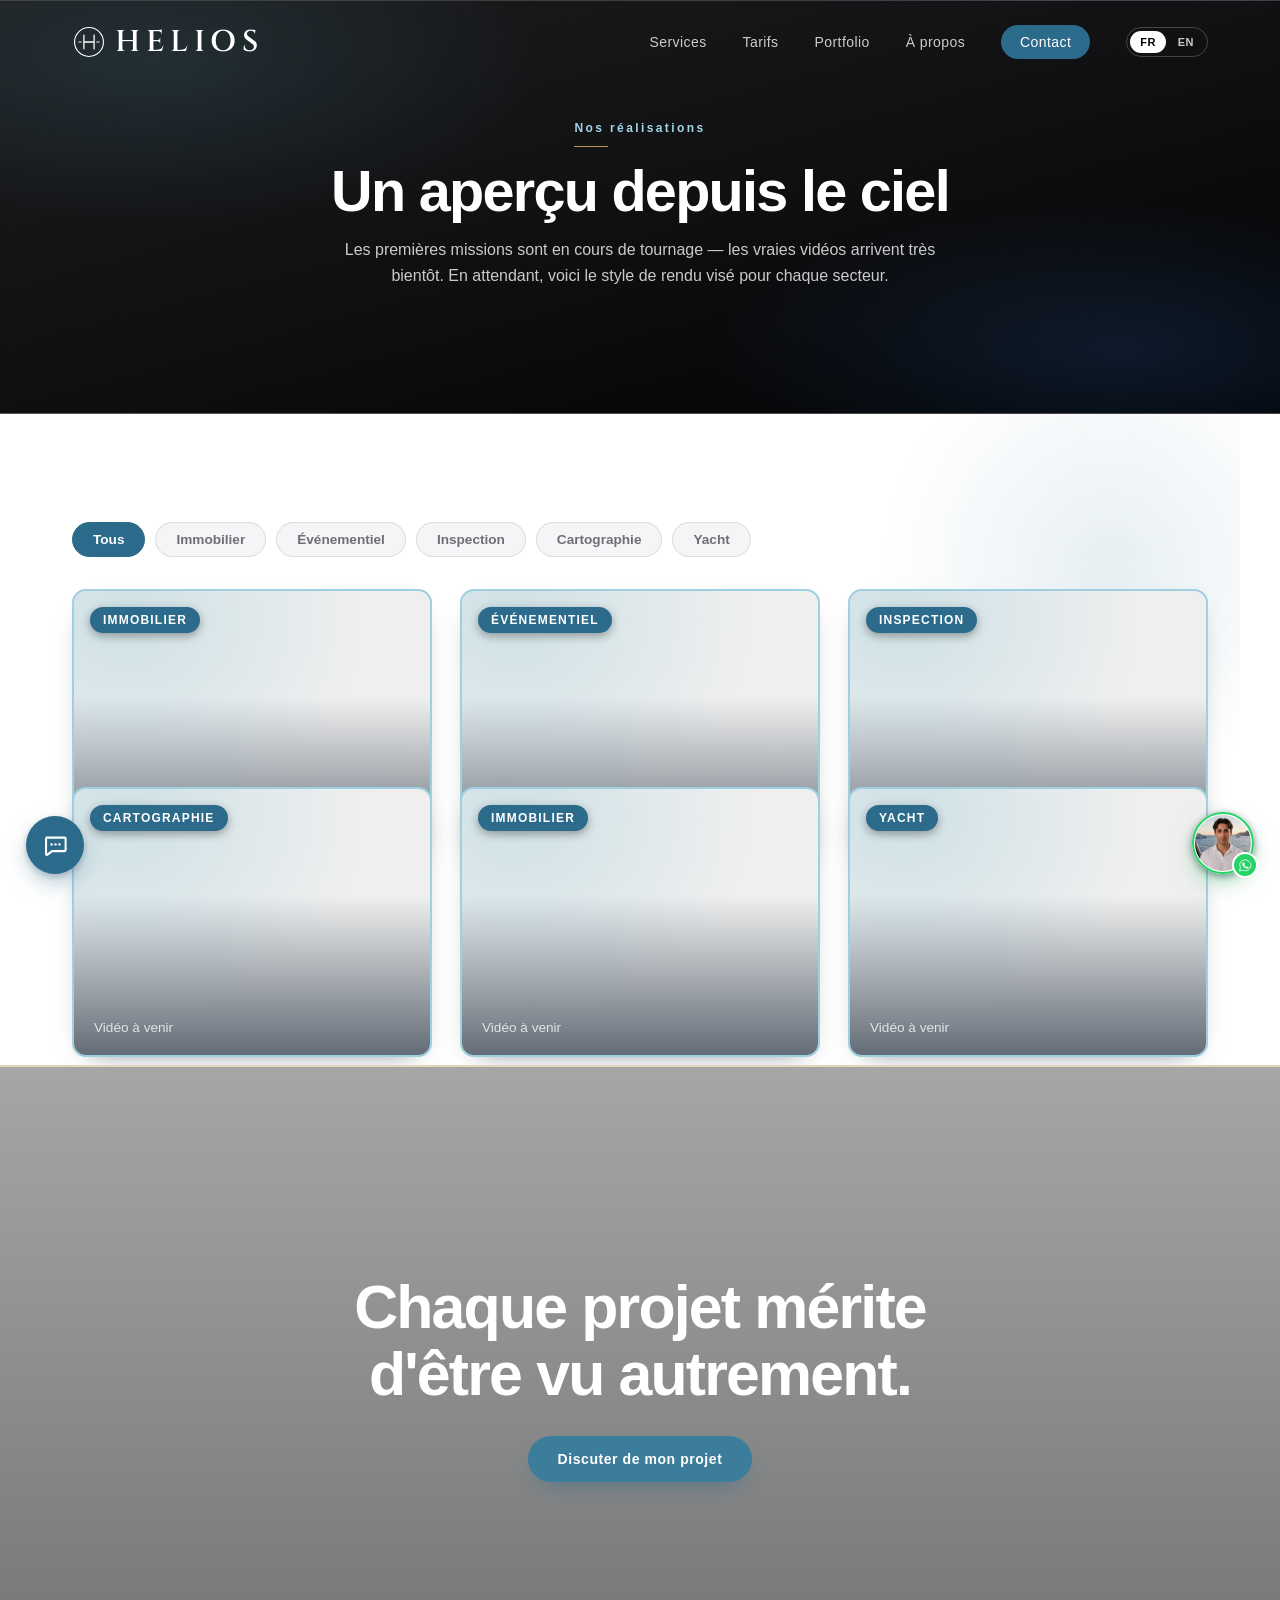
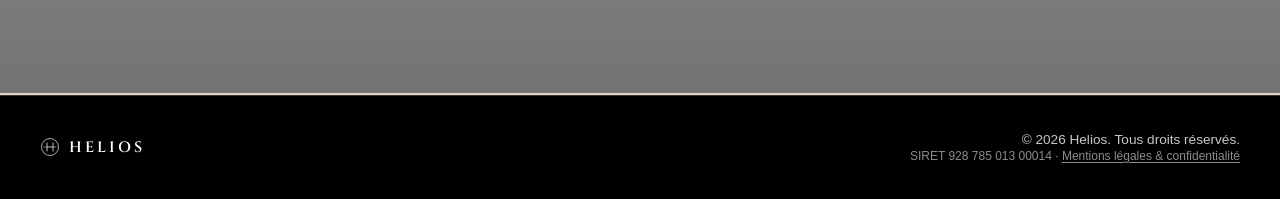
<file: portfolio.html>
<!DOCTYPE html>
<html lang="fr">
<head>
<meta charset="UTF-8">
<meta name="viewport" content="width=device-width, initial-scale=1.0">
<title id="page-title">Portfolio — Helios</title>
<meta id="page-description" name="description" content="Helios : portfolio des prises de vue aériennes par secteur — immobilier, événementiel, inspection, cartographie.">
<link rel="icon" type="image/svg+xml" href="assets/img/favicon.svg">
<link rel="preconnect" href="https://fonts.googleapis.com">
<link rel="preconnect" href="https://fonts.gstatic.com" crossorigin>
<link href="https://fonts.googleapis.com/css2?family=Cinzel:wght@500;600;700&display=swap" rel="stylesheet">
<link rel="stylesheet" href="css/style.css?v=13">
</head>
<body>

<div class="scroll-progress" id="scroll-progress"></div>
<div class="grain"></div>

<nav id="navbar">
  <div class="nav-inner">
    <a href="index.html#home" class="logo">
      <svg class="logo-mark" viewBox="0 0 40 40" fill="none"><circle cx="20" cy="20" r="17" stroke="currentColor" stroke-width="1.3"/><path d="M14 12v16M26 12v16M14 20h12" stroke="currentColor" stroke-width="1.5" stroke-linecap="round"/><path d="M11 20h-3M32 20h-3" stroke="currentColor" stroke-width="1.1" stroke-linecap="round"/></svg>
      HELIOS
    </a>
    <button id="nav-toggle" aria-label="Ouvrir le menu" data-en-aria="Open menu">
      <span></span><span></span><span></span>
    </button>
    <ul id="nav-links">
      <li><a href="index.html#services" data-en="Services">Services</a></li>
      <li><a href="index.html#tarifs" data-en="Pricing">Tarifs</a></li>
      <li><a href="portfolio.html" data-en="Portfolio">Portfolio</a></li>
      <li><a href="index.html#about" data-en="About">À propos</a></li>
      <li><a href="index.html#contact" class="nav-cta" data-en="Contact">Contact</a></li>
      <li class="lang-switch" role="group" aria-label="Choisir la langue / Choose language">
        <button type="button" class="lang-btn active" data-lang="fr">FR</button>
        <button type="button" class="lang-btn" data-lang="en">EN</button>
      </li>
    </ul>
  </div>
</nav>

<header class="section section-dark portfolio-header">
  <div class="section-head reveal">
    <p class="eyebrow" data-en="Our work">Nos réalisations</p>
    <h2 data-en="A glimpse from the sky">Un aperçu depuis le ciel</h2>
    <p class="section-sub" data-en="The first shoots are currently underway — real footage is coming very soon. In the meantime, here's the style we're aiming for in each sector.">Les premières missions sont en cours de tournage — les vraies vidéos
      arrivent très bientôt. En attendant, voici le style de rendu visé pour chaque secteur.</p>
  </div>
</header>

<main>
  <section class="section">
    <div class="gallery-filters reveal">
      <button type="button" class="filter-chip active" data-filter="all" data-en="All">Tous</button>
      <button type="button" class="filter-chip" data-filter="immobilier" data-en="Real Estate">Immobilier</button>
      <button type="button" class="filter-chip" data-filter="evenementiel" data-en="Events">Événementiel</button>
      <button type="button" class="filter-chip" data-filter="inspection" data-en="Inspection">Inspection</button>
      <button type="button" class="filter-chip" data-filter="cartographie" data-en="Mapping">Cartographie</button>
      <button type="button" class="filter-chip" data-filter="yacht" data-en="Yacht">Yacht</button>
    </div>

    <div class="gallery portfolio-gallery">
      <button class="gallery-item reveal" data-category="immobilier" style="background-image:url('https://images.pexels.com/photos/7937274/pexels-photo-7937274.jpeg?auto=compress&amp;cs=tinysrgb&amp;w=1200')"><span class="gallery-tag" data-en="Real Estate">Immobilier</span><span class="gallery-placeholder" data-en="Video coming soon">Vidéo à venir</span></button>
      <button class="gallery-item reveal" data-category="evenementiel" style="background-image:url('https://images.pexels.com/photos/3941291/pexels-photo-3941291.jpeg?auto=compress&amp;cs=tinysrgb&amp;w=1200')"><span class="gallery-tag" data-en="Events">Événementiel</span><span class="gallery-placeholder" data-en="Video coming soon">Vidéo à venir</span></button>
      <button class="gallery-item reveal" data-category="inspection" style="background-image:url('https://images.pexels.com/photos/8531889/pexels-photo-8531889.jpeg?auto=compress&amp;cs=tinysrgb&amp;w=1200')"><span class="gallery-tag" data-en="Inspection">Inspection</span><span class="gallery-placeholder" data-en="Video coming soon">Vidéo à venir</span></button>
      <button class="gallery-item reveal" data-category="cartographie" style="background-image:url('https://images.pexels.com/photos/3030296/pexels-photo-3030296.jpeg?auto=compress&amp;cs=tinysrgb&amp;w=1200')"><span class="gallery-tag" data-en="Mapping">Cartographie</span><span class="gallery-placeholder" data-en="Video coming soon">Vidéo à venir</span></button>
      <button class="gallery-item reveal" data-category="immobilier" style="background-image:url('https://images.pexels.com/photos/9716237/pexels-photo-9716237.jpeg?auto=compress&amp;cs=tinysrgb&amp;w=1200')"><span class="gallery-tag" data-en="Real Estate">Immobilier</span><span class="gallery-placeholder" data-en="Video coming soon">Vidéo à venir</span></button>
      <button class="gallery-item reveal" data-category="yacht" style="background-image:url('https://images.pexels.com/photos/9408818/pexels-photo-9408818.jpeg?auto=compress&amp;cs=tinysrgb&amp;w=1200')"><span class="gallery-tag" data-en="Yacht">Yacht</span><span class="gallery-placeholder" data-en="Video coming soon">Vidéo à venir</span></button>
    </div>
  </section>

  <section class="section-feature">
    <div class="section-feature-bg" style="background-image:url('https://images.pexels.com/photos/6942523/pexels-photo-6942523.jpeg?auto=compress&amp;cs=tinysrgb&amp;w=1920')"></div>
    <div class="section-feature-overlay"></div>
    <div class="section-feature-content reveal">
      <h2 data-en="Every project deserves to be seen differently.">Chaque projet mérite d'être vu autrement.</h2>
      <a href="index.html#contact" class="btn btn-primary" data-en="Discuss my project" style="margin-top:28px;">Discuter de mon projet</a>
    </div>
  </section>
</main>

<footer class="footer">
  <div class="footer-inner">
    <span class="logo">
      <svg class="logo-mark" viewBox="0 0 40 40" fill="none"><circle cx="20" cy="20" r="17" stroke="currentColor" stroke-width="1.3"/><path d="M14 12v16M26 12v16M14 20h12" stroke="currentColor" stroke-width="1.5" stroke-linecap="round"/><path d="M11 20h-3M32 20h-3" stroke="currentColor" stroke-width="1.1" stroke-linecap="round"/></svg>
      HELIOS
    </span>
    <div class="footer-legal-group">
      <p>&copy; <span id="year"></span> Helios. <span data-en="All rights reserved.">Tous droits réservés.</span></p>
      <p class="footer-legal">SIRET 928 785 013 00014 · <a href="mentions-legales.html" data-en="Legal notice &amp; privacy">Mentions légales &amp; confidentialité</a></p>
    </div>
  </div>
</footer>

<div class="lightbox" id="lightbox">
  <button class="lightbox-close" id="lightbox-close" aria-label="Fermer" data-en-aria="Close">&times;</button>
  <div class="lightbox-content">
    <span class="gallery-placeholder" data-en="Video coming soon">Vidéo à venir</span>
  </div>
</div>

<a href="https://wa.me/33619450257" target="_blank" rel="noopener" class="whatsapp-fab" aria-label="Discuter sur WhatsApp" data-en-aria="Chat on WhatsApp">
  <span class="whatsapp-fab-ring"></span>
  <img src="assets/img/contact-avatar.jpg" alt="" class="whatsapp-fab-avatar">
  <span class="whatsapp-fab-badge">
    <svg viewBox="0 0 32 32" fill="none" aria-hidden="true">
      <path d="M23.5 8.5a10.6 10.6 0 0 0-16.7 12.7L5 28l7-1.8a10.6 10.6 0 0 0 15.9-9.2c0-2.8-1.1-5.5-3.1-7.5a10.6 10.6 0 0 0-1.3-1z" stroke="currentColor" stroke-width="1.6" stroke-linejoin="round"/>
      <path d="M12.2 11.6c.3-.6.6-.6.9-.6h.7c.2 0 .5 0 .7.5s.9 2.1.9 2.3.1.4 0 .6a2 2 0 0 1-.4.6l-.5.6c-.2.2-.3.4-.1.7.2.3 1 1.5 2.1 2.4 1.4 1.2 2.1 1.4 2.4 1.6.3.2.5.1.6-.1l1-1.1c.2-.3.5-.2.7-.1l2 1c.2.1.4.2.4.4.1.6.1 1.2-.2 1.6-.3.5-1.5 1.2-2.7 1.2-1.2 0-2.7-.4-4.6-1.6-2.4-1.5-4-3.7-4.4-4.3-.4-.6-1.2-1.8-1.2-3.4 0-1.6.9-2.4 1.2-2.7z" fill="currentColor"/>
    </svg>
  </span>
  <span class="whatsapp-fab-label" data-en="Chat on WhatsApp">Discuter sur WhatsApp</span>
</a>

<div class="chat-widget">
  <button class="chat-fab" id="chat-toggle" aria-label="Questions sur nos tarifs" data-en-aria="Questions about our pricing">
    <svg viewBox="0 0 24 24" fill="none" class="chat-fab-icon-open" aria-hidden="true">
      <path d="M4 5h16a1 1 0 0 1 1 1v10a1 1 0 0 1-1 1H9l-4.4 3.3A.6.6 0 0 1 3.6 20V6a1 1 0 0 1 1-1z" stroke="currentColor" stroke-width="1.8" stroke-linejoin="round"/>
      <circle cx="8.5" cy="11" r="1.1" fill="currentColor"/>
      <circle cx="12" cy="11" r="1.1" fill="currentColor"/>
      <circle cx="15.5" cy="11" r="1.1" fill="currentColor"/>
    </svg>
    <svg viewBox="0 0 24 24" fill="none" class="chat-fab-icon-close" aria-hidden="true">
      <path d="M6 6l12 12M18 6L6 18" stroke="currentColor" stroke-width="2" stroke-linecap="round"/>
    </svg>
  </button>

  <div class="chat-panel" id="chat-panel">
    <div class="chat-panel-header">
      <span class="chat-panel-title" data-en="Helios Assistant — Pricing">Assistant Helios — Tarifs</span>
      <span class="chat-panel-sub" data-en="Automated replies, not a human agent">Réponses automatiques, pas un humain</span>
    </div>
    <div class="chat-messages" id="chat-messages"></div>
    <div class="chat-quick-replies" id="chat-quick-replies"></div>
  </div>
</div>

<script src="js/main.js?v=16"></script>
</body>
</html>
</file>
<file: css/style.css>
:root {
  --white: #ffffff;
  --off-white: #f5f5f7;
  --panel: #f5f5f7;
  --ink: #1d1d1f;
  --ink-muted: #6e6e73;
  --line: rgba(0,0,0,0.1);
  --accent: #2b6a8a;
  --accent-2: #3c7d9b;
  --accent-soft: #9fd0e0;
  --scrim: rgba(0,0,0,0.88);
  --navy: #0e0e10;
  --navy-deep: #000000;
  --navy-soft: #1c1c1e;
  --on-photo-text: #ffffff;
  --on-photo-muted: rgba(255,255,255,0.78);
  --on-photo-line: rgba(255,255,255,0.22);
  --on-photo-accent: #a3d6e8;
  --whatsapp: #25d366;
  --whatsapp-deep: #1da851;
  --brass: #b8935a;
  --brass-soft: rgba(184,147,90,0.4);
  --ink-dim: rgba(29,29,31,0.22);
  --on-photo-dim: rgba(255,255,255,0.28);
  --font-display: -apple-system, BlinkMacSystemFont, "SF Pro Display", "Helvetica Neue", Arial, sans-serif;
  --radius: 14px;
  --ease: cubic-bezier(.16,.84,.44,1);
}

* { box-sizing: border-box; }
html { scroll-behavior: smooth; }

body {
  margin: 0;
  background: var(--white);
  color: var(--ink);
  font-family: "Helvetica Neue", Arial, sans-serif;
  overflow-x: hidden;
}

a { color: inherit; text-decoration: none; }
ul { list-style: none; margin: 0; padding: 0; }

.grain {
  position: fixed;
  inset: 0;
  pointer-events: none;
  z-index: 999;
  opacity: 0.025;
  mix-blend-mode: overlay;
  background-image: url("data:image/svg+xml,%3Csvg xmlns='http://www.w3.org/2000/svg' width='120' height='120'%3E%3Cfilter id='n'%3E%3CfeTurbulence type='fractalNoise' baseFrequency='0.9' numOctaves='2' stitchTiles='stitch'/%3E%3C/filter%3E%3Crect width='100%25' height='100%25' filter='url(%23n)'/%3E%3C/svg%3E");
}

/* ---------- Nav ---------- */
#navbar {
  position: fixed;
  top: 0; left: 0; right: 0;
  z-index: 100;
  padding: 22px 0;
  transition: background .4s var(--ease), padding .4s var(--ease), border-color .4s var(--ease);
  border-bottom: 1px solid transparent;
}
#navbar.scrolled {
  background: rgba(255,255,255,0.92);
  backdrop-filter: blur(10px);
  padding: 14px 0;
  border-color: var(--line);
}
.nav-inner {
  max-width: 1200px;
  margin: 0 auto;
  padding: 0 32px;
  display: flex;
  align-items: center;
  justify-content: space-between;
}
.logo {
  display: inline-flex;
  align-items: center;
  gap: 9px;
  font-family: "Cinzel", serif;
  font-weight: 600;
  letter-spacing: 0.2em;
  font-size: 30px;
  color: var(--on-photo-text);
  transition: color .4s var(--ease);
}
#navbar.scrolled .logo { color: var(--accent); }
.logo-mark {
  width: 34px;
  height: 34px;
  color: currentColor;
  flex-shrink: 0;
}
.footer .logo { font-size: 15px; color: var(--on-photo-text); }
.footer .logo-mark { width: 20px; height: 20px; }

#nav-links {
  display: flex;
  gap: 36px;
  align-items: center;
}
#nav-links a {
  position: relative;
  font-size: 14px;
  letter-spacing: 0.03em;
  color: var(--on-photo-muted);
  transition: color .25s;
  padding-bottom: 3px;
}
#nav-links a:not(.nav-cta)::after {
  content: "";
  position: absolute; left: 0; right: 100%; bottom: 0;
  height: 1px; background: currentColor;
  transition: right .35s var(--ease);
}
#nav-links a:not(.nav-cta):hover::after { right: 0; }
#nav-links a:hover { color: var(--on-photo-text); }
#navbar.scrolled #nav-links a { color: var(--ink-muted); }
#navbar.scrolled #nav-links a:hover { color: var(--accent); }
#nav-links a.nav-cta {
  background: var(--accent);
  border: 1px solid transparent;
  padding: 8px 18px;
  padding-bottom: 8px;
  border-radius: 999px;
  color: var(--white) !important;
  transition: background .3s, box-shadow .3s, transform .3s;
}
#navbar.scrolled .nav-cta {
  background: var(--accent);
  color: var(--white) !important;
}
.nav-cta:hover { background: var(--accent-2); box-shadow: 0 0 0 3px rgba(60,125,155,0.2); transform: translateY(-1px); }

.lang-switch {
  display: flex;
  align-items: center;
  gap: 2px;
  border: 1px solid var(--on-photo-line);
  border-radius: 999px;
  padding: 3px;
}
#navbar.scrolled .lang-switch { border-color: var(--line); }
.lang-btn {
  border: none;
  background: none;
  cursor: pointer;
  font-size: 11px;
  font-weight: 700;
  letter-spacing: 0.04em;
  padding: 5px 10px;
  border-radius: 999px;
  color: var(--on-photo-muted);
  transition: background .25s, color .25s;
}
.lang-btn.active { background: var(--on-photo-text); color: var(--navy-deep); }
#navbar.scrolled .lang-btn { color: var(--ink-muted); }
#navbar.scrolled .lang-btn.active { background: var(--accent); color: var(--white); }

#nav-toggle {
  display: none;
  position: relative;
  z-index: 2;
  flex-direction: column;
  gap: 5px;
  background: none;
  border: none;
  cursor: pointer;
  padding: 6px;
}
#nav-toggle span {
  width: 22px; height: 2px; background: var(--on-photo-text);
  transition: background .4s var(--ease);
}
#navbar.scrolled #nav-toggle span { background: var(--accent); }

/* ---------- Hero ---------- */
.hero {
  position: relative;
  min-height: 100svh;
  display: flex;
  align-items: center;
  justify-content: center;
  text-align: center;
  overflow: hidden;
  background: var(--navy-deep);
}
.hero-bg {
  position: absolute;
  inset: 0;
  background: var(--navy-deep);
}
.hero-canvas {
  position: absolute;
  inset: 0;
  width: 100%;
  height: 100%;
  display: block;
  filter: sepia(0.22) saturate(1.3) hue-rotate(-8deg) brightness(1.04) contrast(1.03);
}
.hero-overlay {
  position: absolute; inset: 0;
  background: linear-gradient(180deg, rgba(6,21,39,0.5) 0%, rgba(6,21,39,0.55) 55%, rgba(6,21,39,0.75) 100%);
}
.hero-content {
  position: relative;
  z-index: 2;
  max-width: 1080px;
  padding: 90px 24px 0;
  color: var(--on-photo-text);
}
.hero-kicker {
  font-size: 12px;
  font-weight: 700;
  letter-spacing: 0.25em;
  color: var(--on-photo-text);
  margin-bottom: 18px;
  text-shadow: 0 1px 4px rgba(0,0,0,0.95), 0 2px 16px rgba(0,0,0,0.75);
}
.hero h1 {
  font-family: var(--font-display);
  font-size: clamp(3rem, 8vw, 6.5rem);
  line-height: 1.02;
  margin: 0 0 22px;
  font-weight: 700;
  letter-spacing: -0.03em;
  text-shadow: 0 2px 6px rgba(0,0,0,0.75), 0 8px 40px rgba(0,0,0,0.35);
}
.hero-sub {
  font-size: clamp(1rem, 1.6vw, 1.15rem);
  color: var(--on-photo-muted);
  max-width: 560px;
  margin: 0 auto 36px;
  line-height: 1.6;
  text-shadow: 0 1px 3px rgba(0,0,0,0.85), 0 2px 14px rgba(0,0,0,0.6);
}
.hero-actions {
  display: flex;
  gap: 16px;
  justify-content: center;
  flex-wrap: wrap;
}

.btn {
  display: inline-block;
  padding: 15px 30px;
  border-radius: 999px;
  font-size: 14px;
  letter-spacing: 0.04em;
  font-weight: 600;
  transition: transform .3s var(--ease), background .3s, border-color .3s, box-shadow .3s;
}
.btn-primary {
  position: relative;
  overflow: hidden;
  background: var(--accent-2);
  color: var(--white);
  box-shadow: 0 10px 26px -8px rgba(43,106,138,0.55);
}
.btn-primary:hover { transform: translateY(-2px); box-shadow: 0 14px 30px -8px rgba(43,106,138,0.7); }
.btn-primary::after {
  content: "";
  position: absolute;
  top: 0; left: -60%;
  width: 40%; height: 100%;
  background: linear-gradient(115deg, transparent, rgba(255,255,255,0.4), transparent);
  transform: skewX(-20deg);
  transition: left .7s ease;
}
.btn-primary:hover::after { left: 130%; }
.btn-ghost {
  border: 1px solid var(--on-photo-line);
  color: var(--on-photo-text);
}
.btn-ghost:hover { border-color: var(--on-photo-text); transform: translateY(-2px); }

.scroll-cue {
  position: absolute;
  bottom: 34px; left: 50%;
  transform: translateX(-50%);
  display: flex; flex-direction: column; align-items: center; gap: 10px;
  z-index: 2;
  color: var(--on-photo-muted);
  text-shadow: 0 1px 3px rgba(0,0,0,0.85);
}
.scroll-line {
  width: 1px; height: 46px;
  background: linear-gradient(var(--on-photo-accent), transparent);
  animation: scrollcue 1.8s ease-in-out infinite;
}
.scroll-text { font-size: 10px; letter-spacing: 0.25em; }
@keyframes scrollcue {
  0%,100% { transform: scaleY(1); opacity: .6; }
  50% { transform: scaleY(0.5); opacity: 1; }
}

/* ---------- Sections ---------- */
.section {
  position: relative;
  z-index: 0;
  padding: 108px 32px;
  max-width: 1200px;
  margin: 0 auto;
  overflow: hidden;
}
.section:not(.section-dark)::before {
  content: "";
  position: absolute;
  top: -12%; right: -8%;
  width: 38%;
  aspect-ratio: 1;
  border-radius: 50%;
  background: radial-gradient(circle, rgba(60,125,155,0.12), transparent 70%);
  filter: blur(2px);
  z-index: -1;
  pointer-events: none;
}
.section-dark {
  max-width: none;
  overflow: visible;
  background:
    radial-gradient(46% 60% at 12% 15%, rgba(80,160,185,0.16), transparent 65%),
    radial-gradient(50% 55% at 88% 85%, rgba(35,80,140,0.28), transparent 65%),
    linear-gradient(165deg, var(--navy-soft) 0%, var(--navy) 55%, var(--navy-deep) 100%);
  color: var(--on-photo-text);
  border-top: 1px solid var(--on-photo-line);
  border-bottom: 1px solid var(--on-photo-line);
}
.section-dark > * { max-width: 1200px; margin-left: auto; margin-right: auto; }
.section-dark .eyebrow { color: var(--on-photo-accent); }
.section-dark .section-sub,
.section-dark .contact-text p,
.section-dark .gallery-placeholder { color: var(--on-photo-muted); }

.section-head { max-width: 640px; margin-bottom: 52px; }
.eyebrow {
  position: relative;
  display: inline-block;
  font-size: 12px;
  letter-spacing: 0.2em;
  color: var(--accent);
  margin-bottom: 14px;
  padding-bottom: 12px;
  font-weight: 600;
}
.eyebrow::after {
  content: "";
  position: absolute;
  left: 0; bottom: 0;
  width: 0;
  height: 1px;
  background: var(--brass);
  transition: width .9s var(--ease) .25s;
}
.reveal.in-view .eyebrow::after { width: 34px; }
.section-head h2, .about-text h2, .contact-text h2, .approach-block h2 {
  font-family: var(--font-display);
  font-size: clamp(2.2rem, 4.6vw, 3.6rem);
  font-weight: 700;
  margin: 0 0 14px;
  letter-spacing: -0.03em;
  line-height: 1.05;
}
.section-sub { color: var(--ink-muted); line-height: 1.6; }

/* Approach */
.approach-block {
  max-width: 720px;
  margin: 0 auto;
  text-align: center;
}
.approach-block .section-sub { margin-bottom: 30px; }
.approach-block .btn { display: inline-block; }

/* Services */
.services-grid {
  display: grid;
  grid-template-columns: repeat(2, 1fr);
  gap: 22px;
}
@media (max-width: 720px) {
  .services-grid { grid-template-columns: 1fr; }
}
.service-card {
  background: var(--off-white);
  border: 1px solid var(--line);
  border-radius: var(--radius);
  padding: 32px 26px;
  box-shadow: 0 1px 2px rgba(15,44,82,0.05), 0 16px 32px -20px rgba(15,44,82,0.25);
  transition: transform .4s var(--ease), border-color .4s, box-shadow .4s;
}
.service-card:hover {
  transform: translateY(-6px) scale(1.015);
  border-color: rgba(43,106,138,0.35);
  box-shadow: 0 20px 40px -18px rgba(43,106,138,0.35);
}
.service-icon {
  width: 46px; height: 46px;
  color: var(--accent);
  margin-bottom: 22px;
  transition: transform .4s var(--ease);
}
.service-card:hover .service-icon { transform: scale(1.08) rotate(-4deg); }
.service-icon svg { width: 100%; height: 100%; }
.service-card h3 { font-size: 1.3rem; margin: 0 0 12px; font-weight: 700; color: var(--accent); letter-spacing: -0.01em; }
.service-card p { color: var(--ink-muted); line-height: 1.6; font-size: .95rem; margin: 0 0 18px; }
.service-list { display: flex; flex-direction: column; gap: 8px; }
.service-list li {
  font-size: .85rem;
  color: var(--ink);
  padding-left: 18px;
  position: relative;
}
.service-list li::before {
  content: "";
  position: absolute; left: 0; top: 8px;
  width: 6px; height: 1px;
  background: var(--accent);
}

/* Pricing */
.pricing-grid {
  display: grid;
  grid-template-columns: repeat(auto-fit, minmax(240px, 1fr));
  gap: 22px;
  margin-bottom: 40px;
}
.pricing-card {
  position: relative;
  background: var(--off-white);
  border: 1px solid var(--line);
  border-radius: var(--radius);
  padding: 32px 26px;
  box-shadow: 0 1px 2px rgba(0,0,0,0.04), 0 16px 32px -20px rgba(0,0,0,0.18);
  transition: transform .35s var(--ease), box-shadow .35s, border-color .35s;
}
.pricing-card:hover {
  transform: translateY(-8px) scale(1.035);
  border-color: var(--accent-2);
  box-shadow: 0 24px 44px -16px rgba(43,106,138,0.4);
}
.pricing-card-featured {
  background: var(--navy-deep);
  border-color: var(--on-photo-line);
  border-top: 2px solid var(--brass);
}
.pricing-badge {
  position: absolute;
  top: -13px; left: 26px;
  background: var(--accent);
  color: var(--white);
  font-size: .72rem;
  font-weight: 700;
  letter-spacing: .04em;
  padding: 5px 12px;
  border-radius: 999px;
}
.pricing-card h3 { font-size: 1.15rem; font-weight: 700; margin: 6px 0 10px; color: var(--ink); }
.pricing-card-featured h3 { color: var(--on-photo-text); }
.pricing-price {
  font-family: var(--font-display);
  font-size: 2.2rem;
  font-weight: 700;
  letter-spacing: -0.02em;
  color: var(--accent);
  margin: 0 0 14px;
}
.pricing-card-featured .pricing-price { color: var(--on-photo-accent); }
.pricing-desc { color: var(--ink-muted); line-height: 1.6; font-size: .92rem; margin: 0; }
.pricing-card-featured .pricing-desc { color: var(--on-photo-muted); }
.pricing-cta {
  display: inline-block;
  margin-top: 20px;
  padding: 10px 20px;
  border-radius: 999px;
  border: 1.5px solid var(--accent-2);
  background: transparent;
  color: var(--accent-2);
  font-size: .85rem;
  font-weight: 600;
  cursor: pointer;
  transition: background .25s, color .25s, transform .25s var(--ease);
}
.pricing-cta:hover { background: var(--accent-2); color: var(--white); transform: translateY(-2px); }
.pricing-card-featured .pricing-cta { border-color: var(--brass); color: var(--brass); }
.pricing-card-featured .pricing-cta:hover { background: var(--brass); color: var(--navy-deep); }

.pricing-addons {
  background: var(--panel);
  border: 1px solid var(--line);
  border-radius: var(--radius);
  padding: 28px 30px;
}
.pricing-addons-title {
  font-size: .8rem;
  font-weight: 700;
  letter-spacing: .1em;
  text-transform: uppercase;
  color: var(--accent);
  margin: 0 0 16px;
}
.pricing-addons-list { display: flex; flex-direction: column; gap: 12px; }
.pricing-addons-list li {
  display: flex;
  justify-content: space-between;
  gap: 16px;
  padding-bottom: 12px;
  border-bottom: 1px solid var(--line);
  color: var(--ink);
  font-size: .95rem;
}
.pricing-addons-list li:last-child { border-bottom: none; padding-bottom: 0; }
.pricing-addons-list li span:last-child { font-weight: 700; color: var(--accent); white-space: nowrap; }

/* Gallery */
.gallery {
  display: grid;
  grid-template-columns: repeat(3, 1fr);
  grid-auto-rows: 170px;
  grid-auto-flow: dense;
  gap: 18px;
}
.gallery-item:first-child {
  grid-column: span 2;
  grid-row: span 2;
}
.gallery-item {
  position: relative;
  border-radius: var(--radius);
  border: 1px solid var(--on-photo-line);
  background-image: linear-gradient(155deg, var(--navy-soft), var(--navy-deep));
  background-size: cover;
  background-position: center;
  background-repeat: no-repeat;
  cursor: pointer;
  overflow: hidden;
  display: flex;
  align-items: flex-end;
  padding: 20px;
  transition: transform .45s var(--ease), border-color .3s, box-shadow .3s;
  font: inherit;
  color: inherit;
  text-align: left;
  box-shadow: 0 10px 26px -18px rgba(6,21,39,0.7);
}
.gallery-item::after {
  content: "";
  position: absolute; inset: 0;
  background:
    radial-gradient(120% 140% at 15% 10%, rgba(90,175,200,0.22), transparent 55%),
    linear-gradient(180deg, transparent 40%, rgba(6,21,39,0.6) 100%);
}
.gallery-item:hover {
  transform: translateY(-4px) scale(1.015);
  border-color: rgba(90,175,200,0.55);
  box-shadow: 0 20px 40px -16px rgba(6,21,39,0.85);
}
.gallery-tag {
  position: absolute;
  top: 16px; left: 16px;
  z-index: 1;
  font-size: 12px;
  font-weight: 700;
  letter-spacing: 0.1em;
  text-transform: uppercase;
  color: var(--white);
  background: var(--accent);
  padding: 6px 13px;
  border-radius: 999px;
  box-shadow: 0 3px 10px rgba(0,0,0,0.35);
}
.gallery-placeholder {
  position: relative;
  z-index: 1;
  font-size: .85rem;
  color: var(--on-photo-muted);
}

/* Legal page */
.legal-header .section-head { max-width: 640px; margin: 0 auto; text-align: center; }
.legal-content { max-width: 760px; }
.legal-block { margin-bottom: 40px; }
.legal-block:last-child { margin-bottom: 0; }
.legal-block h3 { font-size: 1.2rem; font-weight: 700; color: var(--accent); margin: 0 0 12px; }
.legal-block p { color: var(--ink-muted); line-height: 1.7; margin: 0 0 12px; }
.legal-block p:last-child { margin-bottom: 0; }

/* Portfolio page */
.portfolio-header .section-head { max-width: 640px; margin: 0 auto; text-align: center; }
.gallery-filters {
  display: flex;
  flex-wrap: wrap;
  gap: 10px;
  margin-bottom: 32px;
}
.filter-chip {
  padding: 9px 20px;
  border-radius: 999px;
  border: 1px solid var(--line);
  background: var(--off-white);
  color: var(--ink-muted);
  font-size: .85rem;
  font-weight: 600;
  cursor: pointer;
  transition: background .2s, color .2s, border-color .2s;
}
.filter-chip:hover { border-color: var(--accent-2); color: var(--accent); }
.filter-chip.active { background: var(--accent); color: var(--white); border-color: var(--accent); }
.portfolio-gallery {
  display: grid;
  grid-template-columns: repeat(3, 1fr);
  gap: 28px;
}
.portfolio-gallery .gallery-item {
  grid-column: span 1;
  grid-row: span 1;
  aspect-ratio: 4 / 3;
  border: 2px solid var(--accent-soft);
}
.portfolio-gallery .gallery-item:hover {
  border-color: var(--accent);
}
@media (max-width: 860px) {
  .portfolio-gallery { grid-template-columns: repeat(2, 1fr); }
}
@media (max-width: 560px) {
  .portfolio-gallery { grid-template-columns: 1fr; }
}

/* About */
.about-bio {
  display: grid;
  grid-template-columns: minmax(200px, 300px) 1fr;
  gap: 48px;
  align-items: center;
  margin-bottom: 64px;
}
.about-photo img {
  width: 100%;
  aspect-ratio: 4 / 5;
  object-fit: cover;
  border-radius: var(--radius);
  border: 1px solid var(--line);
  box-shadow: 0 24px 48px -18px rgba(15,44,82,0.4);
}
.about-text p { color: var(--ink-muted); line-height: 1.7; }
.about-text p.about-signature {
  margin-top: 18px;
  font-size: .85rem;
  font-weight: 700;
  color: var(--accent);
  letter-spacing: .02em;
}
.stats {
  display: grid;
  grid-template-columns: repeat(4, 1fr);
  gap: 20px;
}
.stat {
  padding: 24px;
  border: 1px solid var(--line);
  border-radius: var(--radius);
  background: var(--off-white);
  box-shadow: 0 1px 2px rgba(15,44,82,0.05), 0 16px 32px -22px rgba(15,44,82,0.3);
  transition: transform .35s var(--ease), box-shadow .35s, margin .35s var(--ease);
}
.stat:nth-child(even) { margin-top: 20px; }
.stat:hover { transform: translateY(-4px); box-shadow: 0 18px 34px -18px rgba(43,106,138,0.3); }
.stat-num {
  display: block;
  font-size: 2.1rem;
  font-weight: 700;
  color: var(--accent);
  margin-bottom: 6px;
}
.stat-label { font-size: .85rem; color: var(--ink-muted); }

/* Contact */
.contact-grid {
  display: grid;
  grid-template-columns: 1fr 1.1fr;
  gap: 56px;
}
.contact-text p { color: var(--on-photo-muted); line-height: 1.7; margin-bottom: 26px; }
.contact-info { display: flex; flex-direction: column; gap: 10px; }
.contact-info a { color: var(--on-photo-accent); font-weight: 600; }
.contact-form {
  display: flex;
  flex-direction: column;
  gap: 14px;
}
.form-row { display: flex; gap: 14px; }
.contact-form input, .contact-form textarea {
  width: 100%;
  background: rgba(255,255,255,0.96);
  border: 1px solid transparent;
  border-radius: 10px;
  padding: 14px 16px;
  color: var(--ink);
  font-family: inherit;
  font-size: .95rem;
  resize: vertical;
}
.contact-form input::placeholder, .contact-form textarea::placeholder { color: var(--ink-muted); }
.contact-form input:focus, .contact-form textarea:focus {
  outline: none;
  border-color: var(--accent-2);
  box-shadow: 0 0 0 3px rgba(60,125,155,0.25);
}
.contact-form button { align-self: flex-start; border: none; cursor: pointer; }
.form-note { font-size: .85rem; color: var(--on-photo-accent); min-height: 1.2em; }

/* Quick quote modal */
.modal-overlay {
  position: fixed;
  inset: 0;
  background: rgba(10, 22, 34, 0.55);
  backdrop-filter: blur(6px);
  display: flex;
  align-items: center;
  justify-content: center;
  padding: 24px;
  opacity: 0;
  visibility: hidden;
  pointer-events: none;
  transition: opacity .3s var(--ease), visibility .3s;
  z-index: 300;
}
.modal-overlay.open { opacity: 1; visibility: visible; pointer-events: auto; }
.modal-card {
  position: relative;
  background: var(--white);
  border-radius: 20px;
  padding: 40px;
  max-width: 460px;
  width: 100%;
  max-height: 90vh;
  overflow-y: auto;
  box-shadow: 0 30px 80px rgba(10,20,30,0.35);
  transform: translateY(24px) scale(.97);
  transition: transform .35s var(--ease);
}
.modal-overlay.open .modal-card { transform: translateY(0) scale(1); }
.modal-close {
  position: absolute;
  top: 16px;
  right: 16px;
  width: 36px;
  height: 36px;
  border-radius: 50%;
  border: 1px solid var(--line);
  background: var(--off-white);
  color: var(--ink-muted);
  font-size: 1.4rem;
  line-height: 1;
  cursor: pointer;
  display: flex;
  align-items: center;
  justify-content: center;
}
.modal-card .eyebrow { margin-bottom: 6px; }
.modal-card h3 { font-size: 1.5rem; margin: 0; }
.modal-sub { color: var(--ink-muted); line-height: 1.5; margin: 8px 0 22px; font-size: .92rem; }
.modal-card .form-note { color: var(--accent); }
.modal-card .contact-form input,
.modal-card .contact-form textarea {
  background: var(--off-white);
  border: 1.5px solid var(--accent-soft);
}
.modal-whatsapp-link {
  display: block;
  text-align: center;
  margin-top: 18px;
  font-size: .88rem;
  color: var(--accent);
  text-decoration: none;
  font-weight: 600;
}
.modal-whatsapp-link:hover { text-decoration: underline; }
@media (max-width: 560px) {
  .modal-card { padding: 30px 22px; }
}

/* Footer */
.footer {
  padding: 36px 32px;
  background: var(--navy-deep);
  border-top: 1px solid var(--on-photo-line);
}
.footer-inner {
  max-width: 1200px; margin: 0 auto;
  display: flex; justify-content: space-between; align-items: center;
  flex-wrap: wrap; gap: 12px;
  color: var(--on-photo-muted);
  font-size: .85rem;
}
.footer-legal-group { text-align: right; }
.footer-legal-group p { margin: 0; }
.footer-legal { font-size: .75rem; opacity: .7; margin-top: 2px !important; }
.footer-legal a { color: inherit; text-decoration: underline; text-underline-offset: 2px; }
.footer-legal a:hover { color: var(--on-photo-text); }

/* Lightbox */
.lightbox {
  position: fixed; inset: 0;
  background: var(--scrim);
  display: none;
  align-items: center;
  justify-content: center;
  z-index: 200;
}
.lightbox.open { display: flex; }
.lightbox-content {
  width: min(900px, 90vw);
  aspect-ratio: 16/9;
  border-radius: var(--radius);
  border: 1px solid var(--on-photo-line);
  background: linear-gradient(155deg, var(--navy-soft), var(--navy-deep));
  display: flex; align-items: center; justify-content: center;
  color: var(--on-photo-muted);
}
.lightbox-close {
  position: absolute; top: 28px; right: 32px;
  background: none; border: none; color: var(--white);
  font-size: 32px; cursor: pointer;
}

/* WhatsApp floating contact */
.whatsapp-fab {
  position: fixed;
  right: 26px; bottom: 26px;
  z-index: 150;
  width: 62px; height: 62px;
  border-radius: 50%;
  color: var(--white);
  display: flex;
  align-items: center;
  justify-content: center;
  box-shadow: 0 10px 24px -6px rgba(29,168,81,0.55), 0 2px 6px rgba(6,21,39,0.2);
  transition: transform .3s var(--ease), box-shadow .3s;
}
.whatsapp-fab:hover {
  transform: translateY(-3px) scale(1.04);
  box-shadow: 0 16px 32px -8px rgba(29,168,81,0.65), 0 2px 6px rgba(6,21,39,0.25);
}
.whatsapp-fab-avatar {
  width: 100%; height: 100%;
  border-radius: 50%;
  object-fit: cover;
  border: 3px solid var(--white);
  box-shadow: 0 2px 8px rgba(6,21,39,0.25);
}
.whatsapp-fab-badge {
  position: absolute;
  right: -4px; bottom: -4px;
  width: 26px; height: 26px;
  border-radius: 50%;
  background: var(--whatsapp);
  border: 2.5px solid var(--white);
  display: flex;
  align-items: center;
  justify-content: center;
}
.whatsapp-fab-badge svg { width: 16px; height: 16px; }
.whatsapp-fab-ring {
  position: absolute;
  inset: 0;
  border-radius: 50%;
  border: 2px solid var(--whatsapp);
  animation: whatsappPulse 2.6s ease-out infinite;
}
@keyframes whatsappPulse {
  0% { transform: scale(1); opacity: .6; }
  100% { transform: scale(1.55); opacity: 0; }
}
.whatsapp-fab-label {
  position: absolute;
  right: calc(100% + 14px);
  top: 50%;
  transform: translateY(-50%) translateX(6px);
  background: var(--navy-deep);
  color: var(--on-photo-text);
  font-size: 13px;
  font-weight: 600;
  white-space: nowrap;
  padding: 9px 14px;
  border-radius: 999px;
  box-shadow: 0 8px 20px -6px rgba(6,21,39,0.4);
  opacity: 0;
  pointer-events: none;
  transition: opacity .25s var(--ease), transform .25s var(--ease);
}
.whatsapp-fab:hover .whatsapp-fab-label,
.whatsapp-fab:focus-visible .whatsapp-fab-label {
  opacity: 1;
  transform: translateY(-50%) translateX(0);
}
@media (prefers-reduced-motion: reduce) {
  .whatsapp-fab-ring { animation: none; display: none; }
}
@media (max-width: 720px) {
  .whatsapp-fab { right: 18px; bottom: 18px; width: 54px; height: 54px; }
  .whatsapp-fab-badge { width: 22px; height: 22px; }
  .whatsapp-fab-badge svg { width: 13px; height: 13px; }
  .whatsapp-fab-label { display: none; }
}

/* Chat widget (tarifs) */
.chat-widget {
  position: fixed;
  left: 26px; bottom: 26px;
  z-index: 150;
}
.chat-fab {
  width: 58px; height: 58px;
  border-radius: 50%;
  border: none;
  cursor: pointer;
  background: var(--accent);
  color: var(--white);
  display: flex;
  align-items: center;
  justify-content: center;
  box-shadow: 0 10px 24px -6px rgba(43,106,138,0.55), 0 2px 6px rgba(6,21,39,0.2);
  transition: transform .3s var(--ease), box-shadow .3s;
}
.chat-fab:hover { transform: translateY(-3px) scale(1.04); }
.chat-fab svg { width: 27px; height: 27px; }
.chat-fab-icon-close { display: none; }
.chat-widget.open .chat-fab-icon-open { display: none; }
.chat-widget.open .chat-fab-icon-close { display: block; }

.chat-panel {
  position: absolute;
  left: 0; bottom: calc(100% + 16px);
  width: min(340px, calc(100vw - 52px));
  max-height: 60vh;
  background: var(--white);
  border-radius: var(--radius);
  border: 1px solid var(--line);
  box-shadow: 0 24px 48px -16px rgba(6,21,39,0.35);
  display: flex;
  flex-direction: column;
  overflow: hidden;
  opacity: 0;
  transform: translateY(12px) scale(.98);
  pointer-events: none;
  transition: opacity .25s var(--ease), transform .25s var(--ease);
}
.chat-widget.open .chat-panel {
  opacity: 1;
  transform: translateY(0) scale(1);
  pointer-events: auto;
}
.chat-panel-header {
  background: var(--navy);
  padding: 16px 18px;
  display: flex;
  flex-direction: column;
  gap: 2px;
}
.chat-panel-title { color: var(--on-photo-text); font-weight: 700; font-size: .95rem; }
.chat-panel-sub { color: var(--on-photo-muted); font-size: .72rem; }
.chat-messages {
  padding: 16px 18px;
  overflow-y: auto;
  display: flex;
  flex-direction: column;
  gap: 10px;
  flex: 1;
}
.chat-bubble {
  max-width: 88%;
  padding: 10px 14px;
  border-radius: 14px;
  font-size: .87rem;
  line-height: 1.5;
  white-space: pre-line;
}
.chat-bubble.bot {
  background: var(--panel);
  color: var(--ink);
  border-bottom-left-radius: 4px;
  align-self: flex-start;
}
.chat-bubble.user {
  background: var(--accent);
  color: var(--white);
  border-bottom-right-radius: 4px;
  align-self: flex-end;
}
.chat-quick-replies {
  display: flex;
  flex-wrap: wrap;
  gap: 8px;
  padding: 12px 18px 16px;
  border-top: 1px solid var(--line);
}
.chat-quick-reply {
  border: 1px solid var(--line);
  background: var(--off-white);
  color: var(--accent);
  font-size: .8rem;
  font-weight: 600;
  padding: 8px 13px;
  border-radius: 999px;
  cursor: pointer;
  transition: background .2s, border-color .2s;
}
.chat-quick-reply:hover { background: var(--panel); border-color: rgba(43,106,138,0.35); }
@media (max-width: 720px) {
  .chat-widget { left: 18px; bottom: 18px; }
  .chat-fab { width: 54px; height: 54px; }
}

/* Reveal animations */
.reveal {
  opacity: 0;
  transform: translateY(56px) scale(.94);
  transition: opacity .9s var(--ease), transform .9s var(--ease);
}
.reveal.in-view {
  opacity: 1;
  transform: translateY(0) scale(1);
}
.services-grid .service-card:nth-child(2) { transition-delay: .08s; }
.services-grid .service-card:nth-child(3) { transition-delay: .16s; }
.services-grid .service-card:nth-child(4) { transition-delay: .24s; }
.gallery .gallery-item:nth-child(2) { transition-delay: .06s; }
.gallery .gallery-item:nth-child(3) { transition-delay: .12s; }
.gallery .gallery-item:nth-child(4) { transition-delay: .18s; }
.gallery .gallery-item:nth-child(5) { transition-delay: .24s; }
.gallery .gallery-item:nth-child(6) { transition-delay: .3s; }
.stats .stat:nth-child(2) { transition-delay: .08s; }
.stats .stat:nth-child(3) { transition-delay: .16s; }
.stats .stat:nth-child(4) { transition-delay: .24s; }

/* Full-bleed feature section */
.section-feature {
  position: relative;
  min-height: 70vh;
  display: flex;
  align-items: center;
  justify-content: center;
  text-align: center;
  overflow: hidden;
  border-top: 2px solid var(--brass-soft);
  border-bottom: 2px solid var(--brass-soft);
}
.section-feature-bg {
  position: absolute;
  top: -12%; left: 0; right: 0;
  height: 124%;
  background-size: cover;
  background-position: center;
  will-change: transform;
}
.section-feature-overlay {
  position: absolute; inset: 0;
  background: linear-gradient(180deg, rgba(0,0,0,0.35) 0%, rgba(0,0,0,0.55) 100%);
}
.section-feature-content {
  position: relative;
  z-index: 1;
  max-width: 760px;
  padding: 0 32px;
}
.section-feature h2 {
  font-family: var(--font-display);
  color: var(--on-photo-text);
  font-size: clamp(2rem, 5vw, 3.8rem);
  font-weight: 700;
  letter-spacing: -0.03em;
  line-height: 1.1;
  margin: 0;
  text-wrap: balance;
}

/* Responsive */
@media (max-width: 860px) {
  .about-bio, .contact-grid { grid-template-columns: 1fr; }
  .about-photo img { max-width: 260px; }
  .stats { grid-template-columns: 1fr 1fr; }
  .gallery { grid-template-columns: repeat(2, 1fr) !important; }
  .gallery-item { grid-column: span 1 !important; grid-row: span 1 !important; aspect-ratio: 4/3; }
}
@media (max-width: 720px) {
  #nav-toggle { display: flex; }
  #nav-toggle.open span { background: var(--accent) !important; }
  #nav-links {
    position: fixed;
    top: 0; right: 0;
    height: 100vh;
    width: 100%;
    background: rgba(255,255,255,0.98);
    backdrop-filter: blur(10px);
    flex-direction: column;
    align-items: center;
    justify-content: center;
    gap: 34px;
    transform: translateX(100%);
    transition: transform .4s var(--ease);
  }
  #nav-links.open { transform: translateX(0); }
  #nav-links.open a { color: var(--ink-muted); font-size: 1.2rem; }
  #nav-links.open a:hover { color: var(--accent); }
  #nav-links.open .nav-cta { background: var(--accent); color: var(--white) !important; padding: 12px 28px; }
  #nav-links.open .lang-switch { border-color: var(--line); }
  #nav-links.open .lang-btn { color: var(--ink-muted); }
  #nav-links.open .lang-btn.active { background: var(--accent); color: var(--white); }
  .form-row { flex-direction: column; }
  .section { padding: 72px 24px; }
}

/* Scroll progress bar */
.scroll-progress {
  position: fixed;
  top: 0;
  left: 0;
  height: 3px;
  width: 0%;
  background: var(--accent);
  z-index: 1000;
  pointer-events: none;
}

/* Global cloud-transition wipe between sections */
/* Progressive word-reveal on scroll */
.fade-reveal-text .fade-word {
  color: var(--ink-dim);
  transition: color .25s linear;
}
.fade-reveal-text .fade-word.active { color: var(--ink-muted); }
.section-dark .fade-reveal-text .fade-word { color: var(--on-photo-dim); }
.section-dark .fade-reveal-text .fade-word.active { color: var(--on-photo-muted); }
</file>
